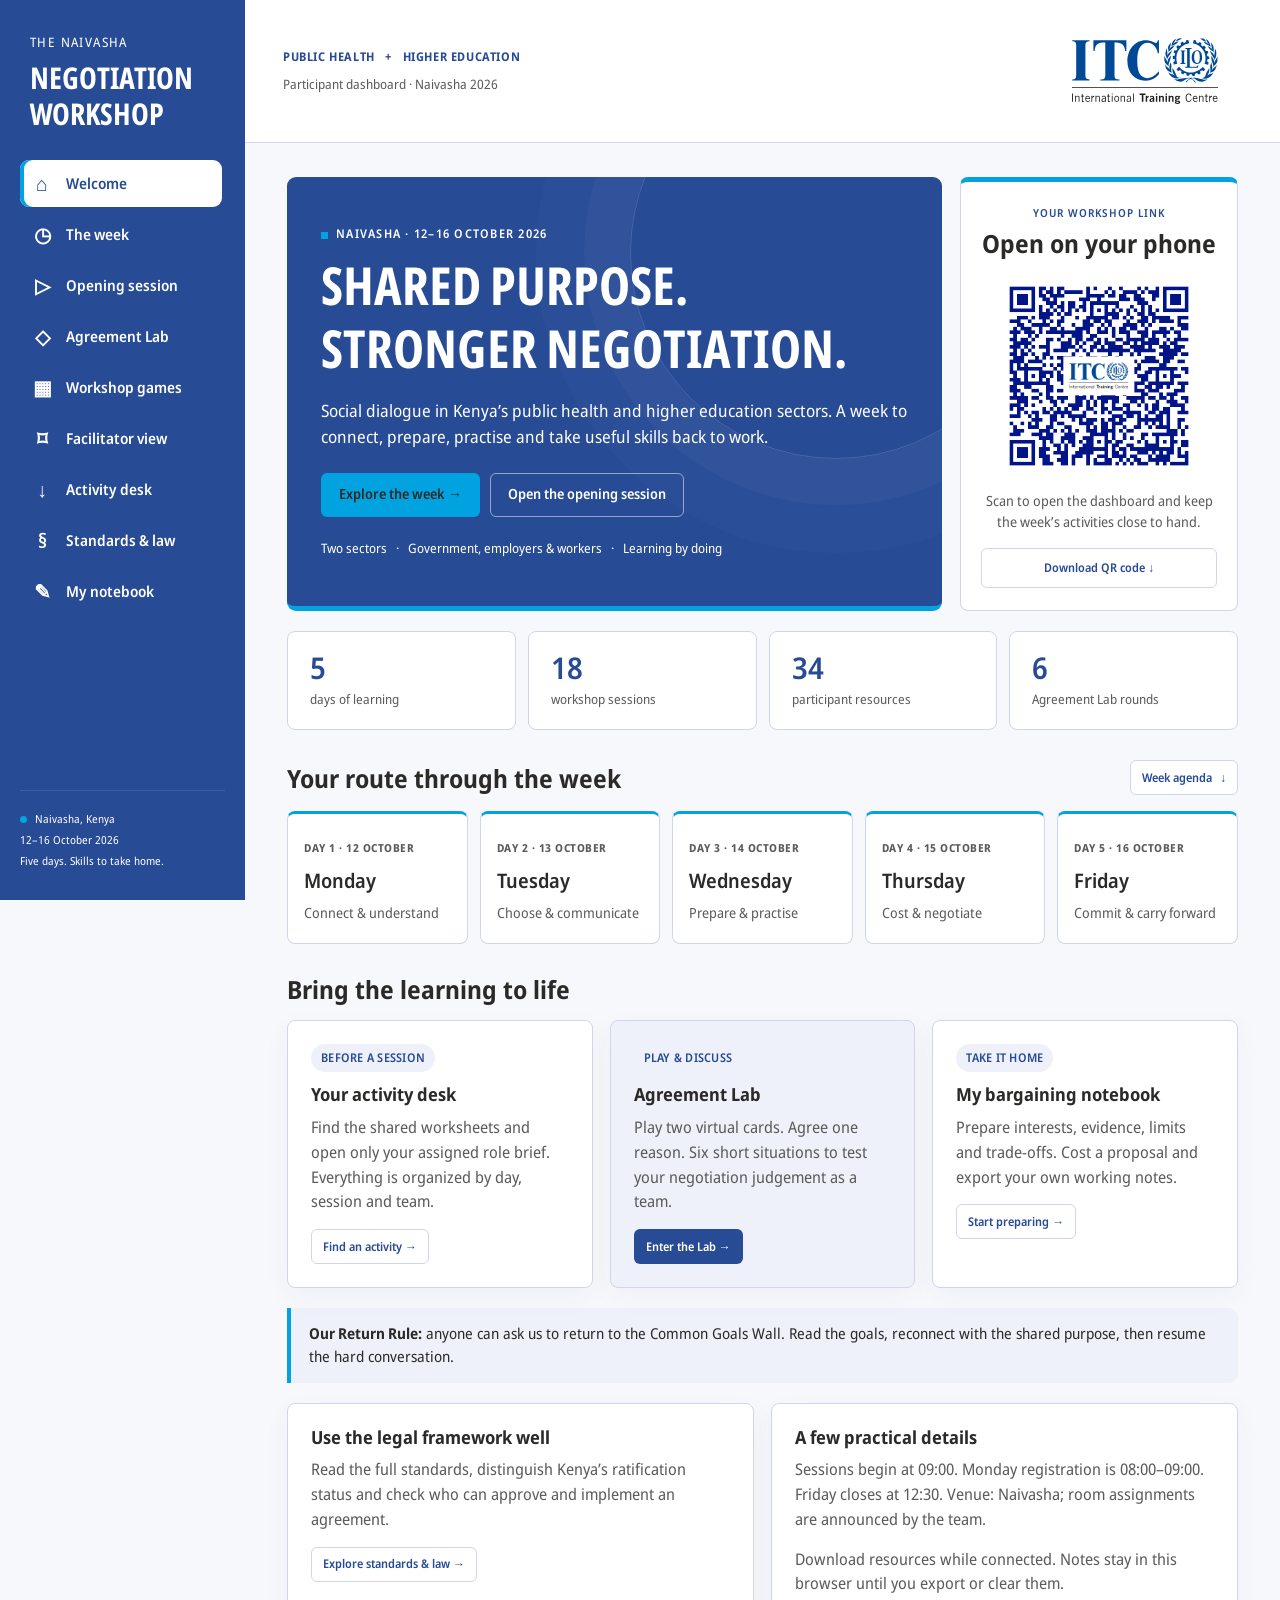
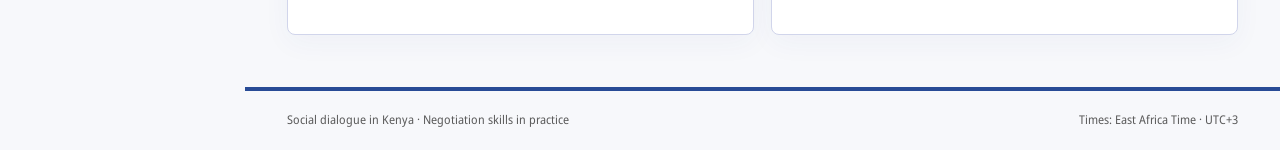
<file: index.html>
<!doctype html>
<html lang="en">
<head>
 <meta charset="utf-8"><meta name="viewport" content="width=device-width, initial-scale=1">
 <meta name="theme-color" content="#284B96">
 <meta name="description" content="Participant dashboard for the Kenya social dialogue and negotiation skills workshop, Naivasha, 12–16 October 2026.">
 <title>Naivasha 2026 · Social Dialogue & Negotiation</title>
 <link rel="icon" href="assets/favicon.svg?v=5" type="image/svg+xml"><link rel="preload" href="assets/fonts/noto-sans-latin-variable.woff2" as="font" type="font/woff2" crossorigin><link rel="stylesheet" href="styles.css?v=3"><link rel="stylesheet" href="game.css?v=4"><link rel="stylesheet" href="brand.css?v=5">
 <script src="data.js?v=13" defer></script><script src="race.js?v=3" defer></script><script src="landing.js?v=6" defer></script><script src="triad.js?v=9" defer></script><script src="app.js?v=13" defer></script>
 <link rel="stylesheet" href="opening.css?v=13"><link rel="stylesheet" href="agenda.css?v=8">
 <link rel="stylesheet" href="triad.css?v=9">
</head>
<body>
 <a class="skip" href="#main">Skip to content</a>
 <aside class="sidebar">
  <a class="workshop-wordmark" href="#home" aria-label="Workshop home"><span>The Naivasha</span><strong>Negotiation<br> workshop</strong></a>
  <nav aria-label="Main navigation">
   <a href="#home" data-route="home"><span aria-hidden="true">⌂</span> Welcome</a>
   <a href="#programme" data-route="programme"><span aria-hidden="true">◷</span> The week</a>
   <a href="#opening" data-route="opening"><span aria-hidden="true">▷</span> Opening session</a>
   <a href="#lab" data-route="lab"><span aria-hidden="true">◇</span> Agreement Lab</a>
   <a href="#games" data-route="games"><span aria-hidden="true">▦</span> Workshop games</a>
   <a href="#facilitator" data-route="facilitator"><span aria-hidden="true">⌑</span> Facilitator view</a>
   <a href="#activities" data-route="activities"><span aria-hidden="true">↓</span> Activity desk</a>
   <a href="#standards" data-route="standards"><span aria-hidden="true">§</span> Standards & law</a>
   <a href="#notebook" data-route="notebook"><span aria-hidden="true">✎</span> My notebook</a>
  </nav>
  <div class="side-bottom"><span class="live-dot"></span> Naivasha, Kenya<br>12–16 October 2026<br><span>Five days. Skills to take home.</span></div>
 </aside>
 <div class="workspace">
  <header class="topbar"><div class="topbar-copy"><span>PUBLIC HEALTH <b>+</b> HIGHER EDUCATION</span><small>Participant dashboard · Naivasha 2026</small></div><a class="itcilo-lockup" href="#home" aria-label="Workshop home"><img src="assets/itcilo-logo.svg" alt="ITCILO — International Training Centre of the ILO"></a></header>
  <main id="main" tabindex="-1"></main>
  <footer class="site-footer"><span>Social dialogue in Kenya · Negotiation skills in practice</span><span>Times: East Africa Time · UTC+3</span></footer>
 </div>
 <div id="toast" role="status" aria-live="polite"></div>
 <dialog id="viewer" aria-labelledby="viewer-title"><div class="dialog-top"><h2 id="viewer-title"></h2><button data-close="viewer" aria-label="Close document">×</button></div><div id="viewer-content"></div></dialog>
 <dialog id="presenter" aria-label="Opening session presentation"></dialog>
 <noscript><p class="noscript">Enable JavaScript to use the dashboard. The PDF activities are available in the downloads folder.</p></noscript>
</body>
</html>
</file>
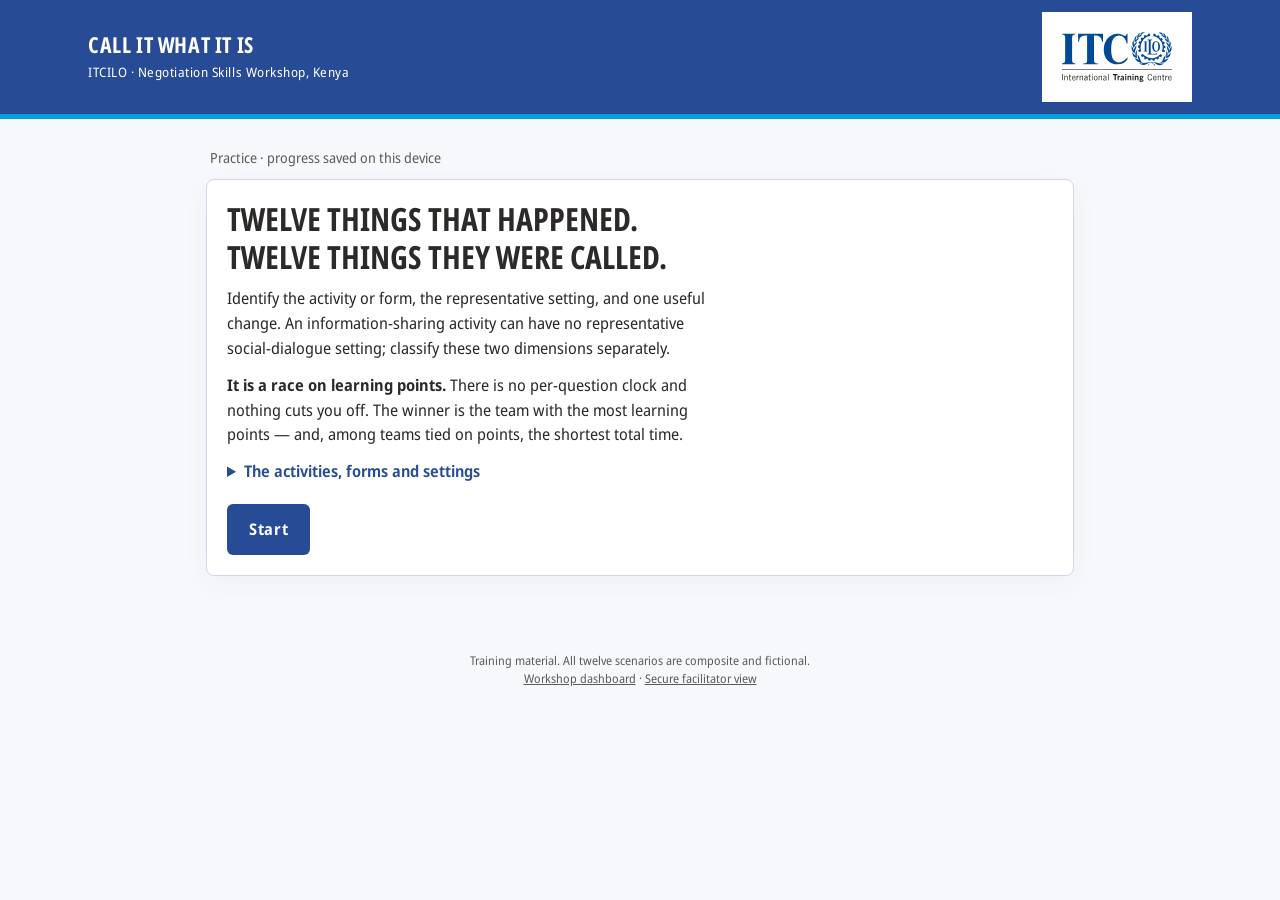
<file: games/dialogue/index.html>
<!doctype html>
<html lang="en" class="workshop-game">
<head>
<meta charset="utf-8">
<meta name="viewport" content="width=device-width, initial-scale=1, viewport-fit=cover">
<title>Call It What It Is</title>
<style>
/* Layout concept: one scenario at a time, the four forms always in view,
   and a single flip that turns what they called it into what it was. */
:root{
  --navy:#003366; --blue:#0066CC;
  --right:#0F9B8E; --right-2:#4FBCAE; --right-1:#B7E4DD;
  --is-bg:#0A7568; --is-fg:#FFFFFF;
  --wrong:#B3261E; --called:#7A8896;
  --bg:#F2F5F7; --card:#FFFFFF; --line:#DCE3E9;
  --ink:#16202B; --ink-2:#4A5A6A; --ink-3:#7A8896;
  --shadow:0 1px 2px rgba(16,32,48,.06), 0 6px 20px rgba(16,32,48,.07);
  --sans:"Segoe UI", system-ui, -apple-system, Roboto, Helvetica, Arial, sans-serif;
  --mono: ui-monospace, "SF Mono", SFMono-Regular, Menlo, Consolas, monospace;
  color-scheme: light;
}
@media (prefers-color-scheme: dark){
  :root:not([data-theme="light"]){
    --navy:#0A1A2B; --blue:#3E90E0;
    --right:#3FC4B4; --right-2:#2A8D81; --right-1:#1D5A54;
    --is-bg:#3FC4B4; --is-fg:#0E151C;
    --wrong:#E5716A; --called:#7E8D9B;
    --bg:#0E151C; --card:#17212B; --line:#2A3846;
    --ink:#EAF0F5; --ink-2:#A9B8C6; --ink-3:#7E8D9B;
    --shadow:0 1px 2px rgba(0,0,0,.4), 0 6px 20px rgba(0,0,0,.35);
    color-scheme: dark;
  }
}
:root[data-theme="dark"]{
  --navy:#0A1A2B; --blue:#3E90E0;
  --right:#3FC4B4; --right-2:#2A8D81; --right-1:#1D5A54;
  --is-bg:#3FC4B4; --is-fg:#0E151C;
  --wrong:#E5716A; --called:#7E8D9B;
  --bg:#0E151C; --card:#17212B; --line:#2A3846;
  --ink:#EAF0F5; --ink-2:#A9B8C6; --ink-3:#7E8D9B;
  --shadow:0 1px 2px rgba(0,0,0,.4), 0 6px 20px rgba(0,0,0,.35);
  color-scheme: dark;
}
*{box-sizing:border-box}
html,body{margin:0;padding:0}
body{background:var(--bg); color:var(--ink); font-family:var(--sans); font-size:16px; line-height:1.55; -webkit-text-size-adjust:100%}
.wrap{max-width:900px; margin:0 auto; padding-inline:16px; padding-block:0 40px}
header.top{background:linear-gradient(100deg, var(--navy), var(--blue)); color:#fff; padding-block:12px; margin-bottom:18px}
header.top .wrap{padding-block:0; display:flex; align-items:center; gap:12px; flex-wrap:wrap}
.brand{font-weight:700; letter-spacing:.14em; text-transform:uppercase; font-size:13px; line-height:1.3}
.brand small{display:block; font-weight:400; letter-spacing:.04em; text-transform:none; font-size:11.5px; opacity:.85}
.hud{margin-left:auto; display:flex; align-items:center; gap:14px; flex-wrap:wrap}
.hud .stat{font-family:var(--mono); font-size:12.5px; opacity:.95; white-space:nowrap}
.hud .stat b{font-size:16px}
button.restart{font:inherit; font-size:12.5px; background:rgba(255,255,255,.14); border:1px solid rgba(255,255,255,.35); color:#fff; border-radius:7px; padding:6px 11px; cursor:pointer}
button.restart:hover{background:rgba(255,255,255,.24)}

.cols{display:grid; grid-template-columns:1fr 262px; gap:14px; align-items:start}
@media (max-width:780px){ .cols{grid-template-columns:1fr} }
.card{background:var(--card); border:1px solid var(--line); border-radius:10px; box-shadow:var(--shadow); padding:20px; margin-bottom:14px}
h1{font-size:26px; line-height:1.2; margin:0 0 10px; text-wrap:balance; letter-spacing:-.01em}
h2{font-size:19px; margin:0 0 8px; text-wrap:balance}
p{margin:0 0 12px; color:var(--ink-2); max-width:62ch}
p.lead{color:var(--ink); font-size:17px}
.eyebrow{font-size:11px; letter-spacing:.16em; text-transform:uppercase; color:var(--ink-3); font-weight:700; margin-bottom:6px}
.scenario{font-size:18.5px; line-height:1.5; color:var(--ink); border-left:3px solid var(--blue); padding-left:15px; margin:12px 0 18px; max-width:60ch}
.note{font-size:13.5px; color:var(--ink-3)}
hr{border:0; border-top:1px solid var(--line); margin:18px 0}

.chip{display:inline-flex; align-items:center; gap:9px; border-radius:999px; padding:8px 15px; font-size:14px; font-weight:650}
.chip.called{background:color-mix(in srgb, var(--called) 15%, transparent); color:var(--ink-2)}
.chip.is{background:var(--is-bg); color:var(--is-fg)}
.chip.is .k{opacity:.75}
.chip .k{font-size:10.5px; letter-spacing:.14em; text-transform:uppercase; font-weight:700; opacity:.8}
@media (prefers-reduced-motion:no-preference){ .chip.is{animation:flip .45s ease-out} }
@keyframes flip{ from{transform:rotateX(90deg); opacity:0} to{transform:none; opacity:1} }

.opts{display:flex; flex-direction:column; gap:8px; margin-top:8px}
.opts.row{flex-direction:row; flex-wrap:wrap}
.opts.row button{flex:1 1 130px}
button.opt{text-align:left; width:100%; font:inherit; color:var(--ink); background:var(--card);
  border:1.5px solid var(--line); border-radius:8px; padding:11px 14px; cursor:pointer; transition:border-color .12s, background .12s}
button.opt:hover{border-color:var(--blue)}
button.opt[aria-pressed="true"]{border-color:var(--blue); background:color-mix(in srgb, var(--blue) 9%, var(--card))}
input.q3{width:100%; font:inherit; font-size:15.5px; padding:12px; border:1.5px solid var(--line); border-radius:8px; background:var(--card); color:var(--ink); margin-top:8px}
input.q3:focus{outline:2px solid var(--blue); outline-offset:1px}

.actions{display:flex; gap:10px; align-items:center; flex-wrap:wrap; margin-top:20px}
button.go{font:inherit; font-weight:700; letter-spacing:.04em; border:0; border-radius:8px; background:var(--blue); color:#fff; padding:13px 22px; cursor:pointer}
button.go:disabled{background:var(--line); color:var(--ink-3); cursor:not-allowed}
button.ghost{font:inherit; background:transparent; border:1.5px solid var(--line); color:var(--ink-2); border-radius:8px; padding:9px 14px; cursor:pointer}
button.ghost.warn{border-color:var(--wrong); color:var(--wrong)}

/* forms panel */
.forms{position:sticky; top:16px}
.forms .row{display:grid; grid-template-columns:1fr auto; gap:8px; align-items:center; padding:9px 0; border-bottom:1px solid var(--line)}
.forms .row:last-of-type{border-bottom:0}
.forms .rn{font-size:13.5px; line-height:1.3; color:var(--ink-2)}
.depth{display:flex; justify-content:space-between; font-size:10px; letter-spacing:.12em; text-transform:uppercase; color:var(--ink-3); font-weight:700; margin:2px 0 6px}
.boxes{display:flex; gap:3px}
.boxes i{width:13px; height:13px; border-radius:3px; background:var(--line); display:block}
.boxes i.ok{background:var(--right)}
.boxes i.no{background:var(--wrong)}
.pill{display:inline-block; font-size:11px; font-weight:700; letter-spacing:.14em; text-transform:uppercase; padding:4px 10px; border-radius:999px; background:color-mix(in srgb, var(--blue) 12%, transparent); color:var(--blue)}
.pill.arg{background:color-mix(in srgb, #C1502E 16%, transparent); color:#C1502E}
@media (prefers-color-scheme: dark){ :root:not([data-theme="light"]) .pill.arg{color:#E8845F} }
:root[data-theme="dark"] .pill.arg{color:#E8845F}
.deltas{font-family:var(--mono); font-size:14px; line-height:1.9; margin:12px 0}
.deltas .plus{color:var(--right); font-weight:700}
.deltas .zero{color:var(--wrong); font-weight:700}
.code{font-family:var(--mono); font-size:40px; font-weight:700; letter-spacing:.16em; color:var(--navy); background:var(--bg); border:1px dashed var(--line); border-radius:8px; padding:14px 8px; text-align:center; margin:8px 0}
@media (prefers-color-scheme: dark){ :root:not([data-theme="light"]) .code{color:var(--blue)} }
:root[data-theme="dark"] .code{color:var(--blue)}
.bignum{font-family:var(--mono); font-size:44px; font-weight:700; color:var(--right); margin:4px 0 0; line-height:1.1}
.raceline{display:flex; gap:26px; flex-wrap:wrap; font-family:var(--mono); font-size:14px; color:var(--ink-2); margin:10px 0 0}
.raceline b{color:var(--ink); font-size:20px}
table.miss{width:100%; border-collapse:collapse; font-size:14.5px; margin-top:8px}
table.miss td{padding:9px 8px 9px 0; border-bottom:1px solid var(--line); vertical-align:top}
table.miss td:first-child{color:var(--ink-3); font-family:var(--mono); width:44px}
table.miss tr:last-child td{border-bottom:0}
details.how{margin-top:10px}
details.how summary{cursor:pointer; font-weight:650; color:var(--blue)}
details.how dl{margin:12px 0 0}
details.how dt{font-weight:650; margin-top:10px}
details.how dd{margin:2px 0 0; color:var(--ink-2); font-size:14.5px}
.banner{background:color-mix(in srgb, var(--wrong) 12%, var(--card)); border:1.5px solid var(--wrong); color:var(--ink); border-radius:10px; padding:14px 18px; margin-bottom:14px; font-weight:650}
.foot{font-size:12px; color:var(--ink-3); text-align:center; padding:22px 16px 8px; max-width:62ch; margin:0 auto}
.foot a{color:var(--ink-3)}
:focus-visible{outline:2px solid var(--blue); outline-offset:2px}
.live-status{padding:10px 4px;font-size:14px;color:var(--ink-2)}.game-home{font-size:14px;color:inherit}.top .brand{line-height:1.3}.game-logo{display:block;padding:7px;background:white;border-radius:6px}.game-logo img{width:85px;display:block;height:auto}@media(max-width:500px){.game-logo img{width:65px}.brand{font-size:12px}.hud{margin-left:0;width:100%;gap:10px}}
</style>
<link rel="icon" href="../../assets/favicon.svg?v=5" type="image/svg+xml">
<link rel="stylesheet" href="../../brand.css?v=5">
</head>
<body>
<header class="top">
  <div class="wrap">
    <div class="brand">Call It What It Is<small>ITCILO · Negotiation Skills Workshop, Kenya</small></div>
    <div class="hud" id="hud"></div>
    <a class="itcilo-lockup" href="../../#games" aria-label="Workshop games home"><img src="../../assets/itcilo-logo.svg" alt="ITCILO — International Training Centre of the ILO"></a>
  </div>
</header>
<div class="wrap"><div id="liveStatus" class="note live-status" role="status"></div><div id="app"></div></div>
<p class="foot">Training material. All twelve scenarios are composite and fictional.<br><a href="../../#games">Workshop dashboard</a> · <a href="https://platform-grievance-india.darrin-dookie.chatgpt.site/games/facilitator" target="_blank" rel="noopener">Secure facilitator view</a></p>

<script src="../../race.js?v=3"></script>
<script src="live.js?v=3"></script>
<script>
"use strict";
/* ======================================================================
   CALL IT WHAT IT IS — ITC-ILO Kenya workshop, Day 1 Session 3
   A race on accuracy: name the form and the setting for twelve scenarios,
   correctly, in the shortest total time.
   ==================================================================== */

var FORMS = ["Information-sharing","Consultation","Negotiation","Partnership","Not social dialogue"];
var SETTINGS = ["Bipartite","Tripartite","Neither"];

/* Families of change that actually move a process to a deeper form. */
var FAMILIES = [
 {k:"BEFORE",   label:"acting before the decision is taken", words:["before the decision","before a decision","before they decide","in advance","ahead of","prior","early","draft stage","notice","consult first","beforehand","at the drafting"]},
 {k:"RESPONSE", label:"requiring a reasoned response", words:["written response","reasons","feedback","respond","report back","explain","say which","publish the comment","answer","justify","minutes","account for"]},
 {k:"BODY",     label:"establishing a standing joint body", words:["joint committee","standing","terms of reference","equal number","independent chair","agreed agenda","joint body","working group","constitute","joint structure"]},
 {k:"MANDATE",  label:"giving it binding force", words:["mandate","authority","binding","agreement","sign","signed","registered","commit","commitment","undertaking","enforceable","collective agreement"]},
 {k:"PARTIES",  label:"bringing the representative organizations in as parties", words:["union","representative","recognised","recognized","workers' organization","workers organisation","workers’ organization","elected","employers' organization","federation","shop steward","branch","social partners"]}
];

var CARDS = [
 { sector:"Public health", called:"consultation", form:0, setting:2,
   text:"The county health management team circulates the new shift roster by email on Friday afternoon, effective Monday, and invites staff to raise any concerns with their supervisor.",
   why:"Views were invited after the decision was taken in the scenario after the roster had already been decided, without any commitment to reconsider it. And a supervisor is line management, not a workers’ representative — the scenario shows administrative information-sharing, without a representative social-dialogue setting." },

 { sector:"Higher education", called:"an information session", form:1, setting:0,
   text:"The university council sends the draft workload policy to the academic staff union, receives written comments over three weeks, and publishes a revised draft showing which comments were accepted and which were not, with reasons, before the council adopts it.",
   why:"Views were genuinely exchanged and genuinely considered before the decision, and reasons were given. That is consultation in this scenario: views were considered before adoption and a reasoned response was given." },

 { sector:"Public health", called:"a facilitated meeting", form:2, setting:1, arguable:true, altSetting:0,
   text:"Talks on the new allowance structure have been deadlocked for three months. At the joint request of the county and the health workers’ union, the Ministry of Labour assigns a conciliator, who convenes four further sessions. The parties reach and sign an agreement, and the conciliator signs the record as a witness.",
   why:"The parties exchanged proposals and reached a binding agreement, so the form is negotiation. The setting is where a room usually splits: the Ministry provided the conciliator and the venue but settled nothing itself and undertook nothing. Both readings are defensible — the useful question is what the Ministry would have had to do to make this genuinely tripartite." },

 { sector:"Higher education", called:"a committee", form:3, setting:0,
   text:"A joint committee of the university and the union meets monthly under agreed terms of reference, sets its own agenda, decides the allocation of the staff development fund by consensus, and reports jointly to the council.",
   why:"Ongoing, structured, jointly agenda-setting, and actually deciding something together. That is the deepest form there is — and they called it “a committee”." },

 { sector:"National", called:"tripartite consultation", form:0, setting:1,
   text:"The Ministry circulates a draft policy to the central trade union organization and the central employers’ organization with a ten-day window for comment. Comments are submitted. The policy is published unchanged, and no response is given to either organization. The meeting record confirms that the comments were not considered.",
   why:"The setting was right — the right parties at the right table. The form was not. If no view can be shown to have been considered and no reasons are ever given, this is notification with a comment box attached. A correct setting does not make it consultation." },

 { sector:"Cross-sector", called:"a tripartite board", form:1, setting:1,
   text:"A Sector Skills Advisory Committee is chaired by the government department. The employers’ federation and the sector unions each nominate members. It meets quarterly, and its recommendations go to the Cabinet Secretary, who considers them and is not bound by them.",
   why:"The label is right about the setting and misleading about the depth. Recommendations the decision-maker is free to set aside are consultation, not joint decision-making — which is perfectly legitimate, as long as nobody in the room believes they are negotiating." },

 { sector:"Public health", called:"consultation with staff", form:4, setting:2,
   text:"Two ward managers agree between themselves, over tea, to swap two staff members for a month to cover a shortage. Both staff members are told afterwards and neither objects.",
   why:"Two managers agreeing something is management. No workers’ or employers’ organization is involved, and the staff concerned were informed after the fact. It may well have been sensible and humane. It was not social dialogue, and calling it that devalues the term." },

 { sector:"Public health", called:"a courtesy", form:0, setting:0,
   text:"Six weeks before the wage talks open, the county provides the union with the full payroll breakdown, the wage-bill ratio and the approved establishment, on request, under a confidentiality undertaking.",
   why:"This is information-sharing, the lightest form — and it is excellent practice. A union that has the payroll data six weeks out can prepare properly. Depth is not the same as quality: good information-sharing beats bad negotiation every time." },

 { sector:"Higher education", called:"consultation", form:2, setting:0,
   text:"Management and the union meet across eight sessions over two months, exchange written proposals and counter-proposals, and sign a collective agreement on promotion criteria, which is then registered. The minutes of every session are headed “consultative meeting”.",
   why:"Proposals, counter-proposals, a signed and registered collective agreement. The label on the minutes is simply wrong — and labels on minutes matter later, when one side wants to argue about what those meetings were." },

 { sector:"National", called:"an advisory board", form:3, setting:1, arguable:true, altForm:2,
   text:"At the national labour advisory body, government, the central employers’ organization and the central trade union organization work through a draft bill clause by clause and reach an agreed text. The Minister has undertaken in advance to table whatever the three parties agree.",
   why:"The prior undertaking supports a partnership reading; an equally defensible reading is negotiation of an agreed text. Parliament still decides whether to enact the bill. A good argument says negotiation instead, and the distinction is whether this is a one-off bargain or a standing relationship of joint decision. Both readings score." },

 { sector:"Public health", called:"consultation", form:0, setting:2,
   text:"The hospital board announces the new grading structure at a staff durbar, takes questions from the floor for twenty minutes, and thanks everyone for their valuable input.",
   why:"Questions from the floor after an announcement are not an exchange of views before a decision, and a durbar is not a representative structure. The scenario describes an information-sharing activity, without evidence of a representative social-dialogue setting. The staff meeting itself does not establish worker representation." },

 { sector:"Public health", called:"a working group", form:3, setting:0,
   text:"After a difficult round of talks on job grading, the county and the union establish a joint technical working group: equal numbers from each side, an independent chair agreed by both, a mandate to produce a costed proposal, and a commitment given in advance by both sides to take whatever it produces to their principals. It continues to meet quarterly and makes joint decisions on implementation within an agreed mandate.",
   why:"Equal numbers, an agreed chair, a joint mandate and a prior commitment to carry the output. Note the contrast with the staff development committee earlier: partnership is a structure, not a mood." }
];

var PTS_FORM = 10, PTS_SETTING = 5, PTS_MOVE = 5;
var MAX_SCORE = CARDS.length * (PTS_FORM + PTS_SETTING + PTS_MOVE);   /* 240 */

/* ---------------- state ---------------- */
var KEY = "naivasha-dialogue-v5";
var S = null;
var stopControl = null;
var hudTimer = null;

function defaultRoom(){
  try{
    var q = new URLSearchParams(location.search).get("room");
    if(q) return q.toUpperCase().replace(/[^A-Z0-9]/g,"");
    var h = (location.hash || "").replace("#","").toUpperCase().replace(/[^A-Z0-9]/g,"");
    if(h) return h;
  }catch(e){}
  return "";
}
function fresh(){
  return { screen:"landing", team:"", sector:"health", play:"team", room:defaultRoom(),
           i:0, score:0, form:null, setting:null, q3:"", answers:[],
           startedAt:0, finishedAt:0, generation:0, resetNotice:false };
}
function save(){ try{ localStorage.setItem(KEY, JSON.stringify(S)); }catch(e){} }
function load(){ try{ var r = localStorage.getItem(KEY); return r ? JSON.parse(r) : null; }catch(e){ return null; } }

function restart(keepIdentity){
  if(window.LIVE&&LIVE.isLive()){alert("Your facilitator can restart this team from the secure race board.");return;}
  var keep = keepIdentity ? { team:S.team, sector:S.sector, play:S.play, room:S.room, generation:S.generation } : {};
  try{ localStorage.removeItem(KEY); }catch(e){}
  try{ if(window.LIVE) LIVE.withdraw(); }catch(e){}
  S = fresh();
  if(keepIdentity){ S.team = keep.team; S.sector = keep.sector; S.play = keep.play; S.room = keep.room; S.generation = keep.generation; }
  save(); render();
}

/* ---------------- scoring ---------------- */
function formOK(c, pick){
  if(pick === c.form) return true;
  if(c.arguable && typeof c.altForm === "number" && pick === c.altForm) return true;
  return false;
}
function settingOK(c, pick){
  if(pick === c.setting) return true;
  if(c.arguable && typeof c.altSetting === "number" && pick === c.altSetting) return true;
  return false;
}
function familyHit(text){
  var low = String(text || "").toLowerCase();
  if(low.length < 4) return null;
  for(var i=0;i<FAMILIES.length;i++){
    for(var j=0;j<FAMILIES[i].words.length;j++){
      if(low.indexOf(FAMILIES[i].words[j]) !== -1) return FAMILIES[i];
    }
  }
  return null;
}
function elapsedMs(){
  if(window.LIVE&&LIVE.isLive())return LIVE.connection().elapsed();
  if(!S.startedAt) return 0;
  return (S.finishedAt || Date.now()) - S.startedAt;
}
function clock(ms){
  var s = Math.max(0, Math.floor(ms/1000));
  return Math.floor(s/60) + ":" + ("0" + (s%60)).slice(-2);
}
function correctCount(){
  return S.answers.filter(function(a){ return a && a.formOK; }).length;
}
/* Six characters: score, time in 5-second units, checksum, game flag. */
function encode(score, ms){
  var b36 = function(v){ return v.toString(36).toUpperCase(); };
  var n = Math.max(0, Math.min(1295, Math.round(score)));
  var t = Math.max(0, Math.min(1295, Math.round(ms/5000)));
  var chk = (n*7 + t*11 + 13) % 36;
  return b36(Math.floor(n/36)) + b36(n%36) + b36(Math.floor(t/36)) + b36(t%36) + b36(chk) + "D";
}

/* ---------------- live ---------------- */
function publish(){
  if(!window.LIVE || !S.team) return;
  LIVE.publish({
    state:S, game:"dialogue", name:S.team, sector:S.sector, play:S.play,
    step: S.screen === "final" ? CARDS.length : Math.min(S.i + 1, CARDS.length),
    steps: CARDS.length,
    done: S.screen === "final",
    correct: correctCount(),
    wrong: S.answers.filter(function(a){ return a && !a.formOK; }).length,
    answered: S.answers.filter(Boolean).length,
    score: S.score, max: MAX_SCORE,
    startedAt: S.startedAt, finishedAt: S.finishedAt || 0
  });
}
function startControlWatch(){
  if(!window.LIVE || stopControl) return;
  stopControl=LIVE.watchControl(function(gen,team){
    var old={team:S.team,sector:S.sector,play:S.play,room:S.room};
    S=Object.assign(fresh(),team.state||{},old,{generation:gen,startedAt:team.startedAt,finishedAt:team.finishedAt,resetNotice:true});
    if(!Object.keys(team.state||{}).length)S.screen="card";
    save();render();
  });
}
function liveStatus(){
  var c=LIVE.connection(),el=document.getElementById("liveStatus");
  if(el)el.textContent=c.active()?c.label()+" · SESSION "+c.connection.room:"Practice · progress saved on this device";
}
function applyTeam(team,force){
  var identity={team:team.name,sector:team.sector,play:S.play,room:team.room};
  var c=LIVE.connection();
  if(force||S.generation!==team.generation||!c.pending)S=Object.assign(fresh(),team.state||{},identity);
  else Object.assign(S,identity);
  S.generation=team.generation;S.startedAt=team.startedAt;S.finishedAt=team.finishedAt;
  if(!Object.keys(team.state||{}).length)S.screen="card";
  save();
}

function esc(s){ return String(s).replace(/[&<>"]/g, function(c){
  return ({"&":"&amp;","<":"&lt;",">":"&gt;",'"':"&quot;"})[c]; }); }
function we(){ return S.play === "solo" ? "you" : "your team"; }
function We(){ return S.play === "solo" ? "You" : "Your team"; }

function formsPanel(){
  var order = [3,2,1,0,4];
  var h = '<div class="card forms"><div class="eyebrow">Forms of social dialogue</div>' +
          '<div class="depth"><span>Deepest</span><span>Lightest</span></div>';
  order.forEach(function(f){
    var idx = [];
    CARDS.forEach(function(c,i){ if(c.form === f) idx.push(i); });
    var boxes = idx.map(function(i){
      var a = S.answers[i];
      return '<i class="' + (a ? (a.formOK ? "ok" : "no") : "") + '"></i>';
    }).join("");
    h += '<div class="row"><span class="rn">' + FORMS[f] + '</span><span class="boxes">' + boxes + '</span></div>';
  });
  return h + '<p class="note" style="margin:10px 0 0">One box per card. Teal where ' + we() + ' named the form correctly.</p></div>';
}

function hud(){
  var el = document.getElementById("hud");
  if(!el) return;
  if(!S.team || S.screen === "landing" || S.screen === "setup"){ el.innerHTML = ""; return; }
  el.innerHTML =
    '<span class="stat">' + esc(S.team) + '</span>' +
    '<span class="stat">Correct <b>' + correctCount() + '</b>/' + CARDS.length + '</span>' +
    '<span class="stat">Time <b id="hudClock">' + clock(elapsedMs()) + '</b></span>' +
    '<button class="restart" id="restartBtn">Restart</button>' + (LIVE.isLive()?'<button class="restart" id="leaveRaceBtn">Leave race</button>':'') + '';
  var leave=document.getElementById("leaveRaceBtn");if(leave)leave.onclick=function(){if(!confirm("Leave the live table? Your result stays on the facilitator board. You can rejoin with the same code."))return;var identity={team:S.team,sector:S.sector,play:S.play};LIVE.connection().stop();S=Object.assign(fresh(),identity,{room:"",screen:"setup"});save();render();};
  var b = document.getElementById("restartBtn");
  var armed = false;
  b.onclick = function(){
    if(!armed){ armed = true; b.textContent = "Tap again to restart"; setTimeout(function(){ armed = false; b.textContent = "Restart"; }, 4000); return; }
    restart(true);
  };
}
function startHudClock(){
  clearInterval(hudTimer);
  hudTimer = setInterval(function(){
    var c = document.getElementById("hudClock");
    if(c) c.textContent = clock(elapsedMs());
  }, 1000);
}

/* ---------------- screens ---------------- */
function render(){
  document.getElementById("app").innerHTML = ({
    landing: viewLanding, setup: viewSetup, card: viewCard, reveal: viewReveal, final: viewFinal
  })[S.screen]();
  hud(); wire(); publish(); liveStatus(); startHudClock();
  window.scrollTo(0,0);
}

function viewLanding(){
  return (S.resetNotice ? '<div class="banner">The facilitator has restarted the game. Press Start when you are ready.</div>' : '') +
    '<div class="card">' +
    '<h1>Twelve things that happened. Twelve things they were called.</h1>' +
    '<p class="lead">Identify the activity or form, the representative setting, and one useful change. An information-sharing activity can have no representative social-dialogue setting; classify these two dimensions separately.</p>' +
    '<p class="lead"><b>It is a race on learning points.</b> There is no per-question clock and nothing cuts you off. The winner is the team with the most learning points — and, among teams tied on points, the shortest total time.</p>' +
    '<details class="how"><summary>The activities, forms and settings</summary>' +
      '<dl>' +
      '<dt>Information-sharing</dt><dd>One party provides information. No obligation on anyone to respond.</dd>' +
      '<dt>Consultation</dt><dd>Views are genuinely exchanged and genuinely considered before the decision is taken.</dd>' +
      '<dt>Negotiation</dt><dd>The parties seek a mutually acceptable, normally binding agreement.</dd>' +
      '<dt>Partnership</dt><dd>An ongoing, structured relationship of joint decision-making.</dd>' +
      '<dt>Not social dialogue</dt><dd>A purely managerial decision without an exchange with workers or their representatives.</dd>' +
      '</dl>' +
      '<p style="margin-top:14px">This game uses four teaching categories. The ILO definition covers information exchange, consultation and negotiation; partnership is used here for structured joint decision-making. A deeper form is not automatically better. <a href="https://www.ilo.org/topics-and-sectors/social-dialogue-and-tripartism" target="_blank" rel="noopener">Read the ILO definition.</a> <b>Bipartite</b> — employers or their organizations and workers’ organizations. <b>Tripartite</b> — those two plus government as a party. <b>Neither</b> — no representative organization is involved.</p>' +
      '<p><b>Scoring.</b> ' + PTS_FORM + ' for the form, ' + PTS_SETTING + ' for the setting, ' + PTS_MOVE + ' for a suggested change matching the game’s keyword families (a discussion prompt, not a quality assessment). ' + MAX_SCORE + ' in all. Two cards are deliberately arguable and score for either defensible answer.</p>' +
    '</details>' +
    '<div class="actions"><button class="go" id="toSetup">Start</button></div>' +
  '</div>';
}

function viewSetup(){
  return '<div class="card">' +
    '<div class="eyebrow">Before you begin</div>' +
    '<h2>Who is playing?</h2>' +
    '<p>No names, no emails. Just a label the facilitator can read off the screen.</p>' +
    '<div class="opts row" style="margin-bottom:18px">' +
      '<button class="opt" type="button" data-pick="play" data-v="team" aria-pressed="' + (S.play==="team") + '"><b>As a team</b><br><span class="note">Around a table, one device</span></button>' +
      '<button class="opt" type="button" data-pick="play" data-v="solo" aria-pressed="' + (S.play==="solo") + '"><b>On my own</b><br><span class="note">One person, one device</span></button>' +
    '</div>' +
    '<label for="teamName" class="eyebrow">' + (S.play==="solo" ? "Your name or nickname" : "Team name") + '</label>' +
    '<input id="teamName" class="q3" maxlength="24" placeholder="' + (S.play==="solo" ? "e.g. Amina" : "e.g. Table 3") + '" value="' + esc(S.team) + '" style="font-size:17px;margin-bottom:18px">' +
    '<div class="eyebrow">Your sector</div>' +
    '<div class="opts row" style="margin-top:8px;margin-bottom:18px">' +
      '<button class="opt" type="button" data-pick="sector" data-v="health" aria-pressed="' + (S.sector==="health") + '">Public health</button>' +
      '<button class="opt" type="button" data-pick="sector" data-v="he" aria-pressed="' + (S.sector==="he") + '">Higher education</button>' +
    '</div>' +
    '<label for="roomCode" class="eyebrow">Session code</label>' +
    '<input id="roomCode" class="q3" maxlength="8" placeholder="Optional for practice" value="' + esc(S.room) + '" style="font-family:var(--mono);letter-spacing:.12em;text-transform:uppercase;max-width:240px">' +
    '<p class="note" style="margin-top:6px">Enter the eight-character code from your facilitator for a live race. Leave blank to practise on this device.</p>' +
    '<div class="actions"><button class="go" id="begin">Deal the first card</button></div>' +
  '</div>';
}

function viewCard(){
  var c = CARDS[S.i];
  var formBtns = FORMS.map(function(f,i){
    return '<button class="opt" type="button" data-pick="form" data-v="' + i + '" aria-pressed="' + (S.form===i) + '">' + f + '</button>';
  }).join("");
  var setBtns = SETTINGS.map(function(f,i){
    return '<button class="opt" type="button" data-pick="setting" data-v="' + i + '" aria-pressed="' + (S.setting===i) + '">' + f + '</button>';
  }).join("");
  return '<div class="cols"><div>' +
    (S.resetNotice ? '<div class="banner">The facilitator has restarted the game. Everyone begins again from card one.</div>' : '') +
    '<div class="card">' +
      '<span class="pill">Card ' + (S.i+1) + ' of ' + CARDS.length + '</span> ' +
      '<span class="note" style="margin-left:6px">' + c.sector + '</span>' +
      '<div class="scenario">' + c.text + '</div>' +
      '<span class="chip called"><span class="k">They called it</span> ' + c.called + '</span>' +
      '<hr>' +
      '<div class="eyebrow">1 · What activity / form was it, really?</div><div class="opts">' + formBtns + '</div>' +
      '<div class="eyebrow" style="margin-top:18px">2 · What setting?</div><div class="opts row">' + setBtns + '</div>' +
      '<div class="eyebrow" style="margin-top:18px">3 · What one change would move this to a deeper form of social dialogue?</div>' +
      '<input class="q3" id="q3" maxlength="140" placeholder="Optional — one line" value="' + esc(S.q3) + '">' +
      '<div class="actions"><button class="go" id="lock" ' + (S.form===null||S.setting===null ? "disabled" : "") + '>Lock it in</button></div>' +
    '</div>' +
  '</div>' + formsPanel() + '</div>';
}

function viewReveal(){
  var a = S.answers[S.i];
  var c = CARDS[S.i];
  var fam = a.family;
  return '<div class="cols"><div>' +
    '<div class="card">' +
      (c.arguable ? '<span class="pill arg">The room is split — and it should be</span>' : '<span class="pill">Card ' + (S.i+1) + '</span>') +
      '<div class="scenario" style="font-size:16px;color:var(--ink-2)">' + c.text + '</div>' +
      '<div style="display:flex; gap:10px; flex-wrap:wrap; align-items:center">' +
        '<span class="chip called"><span class="k">They called it</span> ' + c.called + '</span>' +
        '<span class="chip is"><span class="k">It was</span> ' + FORMS[c.form] + ' · ' + SETTINGS[c.setting] + '</span>' +
      '</div>' +
      '<p style="margin-top:16px">' + c.why + '</p>' +
      '<hr>' +
      '<div class="deltas">' +
        '<span class="' + (a.formOK ? "plus" : "zero") + '">' + (a.formOK ? "+" + PTS_FORM : "  0") + '</span> form — you said ' + FORMS[a.form] + '<br>' +
        '<span class="' + (a.setOK ? "plus" : "zero") + '">' + (a.setOK ? " +" + PTS_SETTING : "  0") + '</span> setting — you said ' + SETTINGS[a.setting] + '<br>' +
        '<span class="' + (fam ? "plus" : "zero") + '">' + (fam ? " +" + PTS_MOVE : "  0") + '</span> your change — ' +
          (fam ? "about " + fam.label + ", which earns the game’s automatic keyword bonus; discuss whether your proposed change is workable"
               : (a.q3 ? "no bonus keyword was detected; a facilitator can still consider your idea on its merits" : "not answered")) + '<br>' +
        '<b>' + a.points + ' this card · ' + S.score + ' of ' + MAX_SCORE + ' · ' + correctCount() + ' of ' + CARDS.length + ' forms right</b>' +
      '</div>' +
      (!fam && a.q3 ? '<p class="note">Look at three things: when it happens relative to the decision, who is party to it, and whether anybody is obliged to respond.</p>' : '') +
      '<div class="actions"><button class="go" id="next">' + (S.i === CARDS.length-1 ? "Finish" : "Next card") + '</button></div>' +
    '</div>' +
  '</div>' + formsPanel() + '</div>';
}

function viewFinal(){
  var wrong = [];
  S.answers.forEach(function(a,i){ if(a && (!a.formOK || !a.setOK)) wrong.push({i:i, a:a, c:CARDS[i]}); });
  var over = S.answers.filter(function(a,i){
    return a && !a.formOK && a.form > CARDS[i].form && CARDS[i].form !== 4;
  }).length;
  var ms = elapsedMs();
  return '<div class="cols"><div>' +
    '<div class="card">' +
      '<div class="eyebrow">' + esc(S.team) + ' · ' + (S.sector==="health" ? "Public health" : "Higher education") + (S.play==="solo" ? " · solo" : "") + '</div>' +
      '<p class="bignum">' + S.score + ' <span style="font-size:20px;color:var(--ink-3)">of ' + MAX_SCORE + '</span></p>' +
      '<div class="raceline"><span>Forms right <b>' + correctCount() + '</b> of ' + CARDS.length + '</span><span>Total time <b>' + clock(ms) + '</b></span></div>' +
      '<p class="note" style="margin-top:14px">' +
        (over > 0
          ? We() + " called the dialogue <b>deeper than it was</b> on " + over + " of the twelve. That is the usual direction of travel, and it is the one that costs people at the table."
          : We() + " did not once call the dialogue deeper than it was. That is unusual, and worth saying out loud in the room.") +
      '</p>' +
    '</div>' +
    '<div class="card">' +
      '<div class="eyebrow">Your result code for the debrief</div>' +
      '<div class="code">' + encode(S.score, ms) + '</div>' +
      '<p class="note">It records your score and time for a spoken debrief if the connection is unavailable. It does not submit a live result.</p>' +
    '</div>' +
    (wrong.length ? '<div class="card"><div class="eyebrow">Worth looking at again</div><table class="miss">' +
      wrong.map(function(w){
        return '<tr><td>' + (w.i+1) + '</td><td><b>' + FORMS[w.c.form] + ' · ' + SETTINGS[w.c.setting] + '</b><br>' +
               '<span class="note">You said ' + FORMS[w.a.form] + ' · ' + SETTINGS[w.a.setting] + '. It came with the label “' + esc(w.c.called) + '”.</span></td></tr>';
      }).join("") + '</table></div>' : '') +
    '<div class="card">' +
      '<div class="eyebrow">Three questions for the room</div>' +
      '<p class="note">1 · Which card did you argue about longest — and was it one of the two marked arguable, or one you thought was obvious?<br>' +
      '2 · Look at the panel beside you. Which form has the red boxes? Most rooms over-call the depth: they see consultation where there was only information-sharing.<br>' +
      '3 · Card 8 was information-sharing done well and card 5 was tripartite consultation done badly. What does that pair say about judging a process by its label?</p>' +
      '<div class="actions"><button class="ghost warn" id="playAgain">Play again</button></div>' +
    '</div>' +
  '</div>' + formsPanel() + '</div>';
}

/* ---------------- interaction ---------------- */
function wire(){
  var app = document.getElementById("app");
  app.querySelectorAll("[data-pick]").forEach(function(b){
    b.addEventListener("click", function(){
      var k = b.getAttribute("data-pick"), v = b.getAttribute("data-v");
      if(k === "sector" || k === "play"){ S[k] = v; }
      else { S[k] = Number(v); }
      var q = document.getElementById("q3"); if(q) S.q3 = q.value;
      var r = document.getElementById("roomCode"); if(r) S.room = r.value.toUpperCase().replace(/[^A-Z0-9]/g,"");
      var n = document.getElementById("teamName"); if(n) S.team = n.value;
      save(); render();
    });
  });
  var g = function(id){ return document.getElementById(id); };

  if(g("toSetup")) g("toSetup").onclick = function(){ S.screen = "setup"; save(); render(); };

  if(g("begin")) g("begin").onclick = async function(){
    var n = g("teamName").value.trim();
    if(!n){ g("teamName").focus(); g("teamName").style.borderColor = "var(--wrong)"; return; }
    S.team = n;
    S.room = g("roomCode").value.trim().toUpperCase();
    if(S.room){
      g("begin").disabled=true;
      LIVE.setRoom("dialogue",S.room);
      try{var team=await LIVE.join(S.team,S.sector);applyTeam(team,true);startControlWatch();save();render();return;}
      catch(e){g("begin").disabled=false;document.getElementById("liveStatus").textContent=e.message;document.getElementById("liveStatus").setAttribute("role","alert");return;}
    } else LIVE.connection().stop();
    
    S.screen = "card"; S.i = 0; S.form = null; S.setting = null; S.q3 = "";
    S.answers = []; S.score = 0; S.startedAt = Date.now(); S.finishedAt = 0; S.resetNotice = false;
    save(); render();
  };

  if(g("q3")) g("q3").addEventListener("input", function(){ S.q3 = g("q3").value; save(); });
  if(g("lock")) g("lock").onclick = lockIn;
  if(g("next")) g("next").onclick = function(){
    S.resetNotice = false;
    if(S.i === CARDS.length - 1){ S.finishedAt = Date.now(); S.screen = "final"; save(); render(); return; }
    S.i += 1; S.form = null; S.setting = null; S.q3 = ""; S.screen = "card";
    save(); render();
  };
  if(g("playAgain")){
    var pa = g("playAgain"), armed = false;
    pa.onclick = function(){
      if(!armed){ armed = true; pa.textContent = "Tap again — this clears your score"; setTimeout(function(){ armed=false; pa.textContent="Play again"; }, 4000); return; }
      restart(true);
    };
  }
}

function lockIn(){
  if(S.form === null || S.setting === null) return;
  var el = document.getElementById("q3");
  if(el) S.q3 = el.value;
  var c = CARDS[S.i];
  var fOK = formOK(c, S.form), sOK = settingOK(c, S.setting);
  var fam = familyHit(S.q3);
  var pts = (fOK?PTS_FORM:0) + (sOK?PTS_SETTING:0) + (fam?PTS_MOVE:0);
  S.score += pts;
  S.answers[S.i] = { form:S.form, setting:S.setting, q3:S.q3, formOK:fOK, setOK:sOK, family:fam, points:pts };
  S.resetNotice = false;
  S.screen = "reveal"; save(); render();
}

/* ---------------- boot ---------------- */
var saved = load();
S = (saved && saved.screen) ? saved : fresh();
if(!Array.isArray(S.answers)) S.answers = [];
if(!S.room) S.room = defaultRoom();
if(new URLSearchParams(location.search).get("room")&&new URLSearchParams(location.search).get("room")!==S.room){S=fresh();}
if(!S.play) S.play = "team";
if(window.LIVE){
  LIVE.setRoom("dialogue",S.room);
  LIVE.connection().onStatus=liveStatus;
  LIVE.connection().onAck=function(team){if(LIVE.isLive()){S.startedAt=team.startedAt;S.finishedAt=team.finishedAt;save();}};
  if(S.team&&S.room&&LIVE.connection().connection?.room===S.room){
    startControlWatch();
    LIVE.resume().then(function(team){if(team){applyTeam(team);render();}});
  }
}
render();
if('serviceWorker' in navigator) navigator.serviceWorker.register('../../sw.js').catch(function(){});
</script>
</body>
</html>
</file>
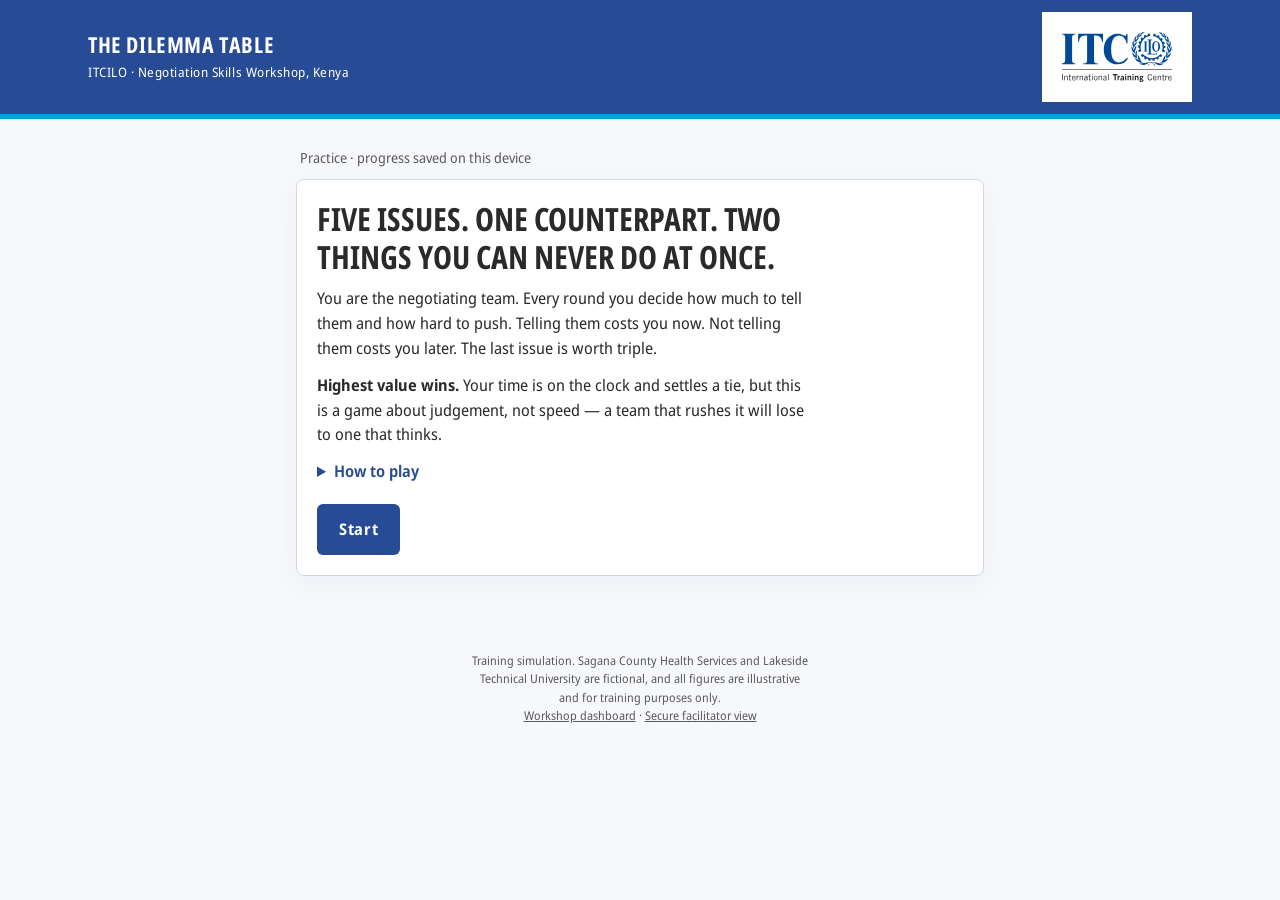
<file: games/dilemma/index.html>
<!doctype html>
<html lang="en" class="workshop-game">
<head>
<meta charset="utf-8">
<meta name="viewport" content="width=device-width, initial-scale=1, viewport-fit=cover">
<title>The Dilemma Table</title>
<style>
/* Layout concept: one working card at a time, meters pinned above the choices,
   everything reachable with a thumb. Data in monospace, argument in sans. */
:root{
  --navy:#003366; --blue:#0066CC;
  --value:#C1502E;            /* VALUE track */
  --trust:#0F9B8E;            /* TRUST track */
  --trust-2:#4FBCAE; --trust-1:#B7E4DD;
  --danger:#B3261E;
  --bg:#F2F5F7; --card:#FFFFFF; --line:#DCE3E9;
  --ink:#16202B; --ink-2:#4A5A6A; --ink-3:#7A8896;
  --shadow:0 1px 2px rgba(16,32,48,.06), 0 6px 20px rgba(16,32,48,.07);
  --sans: "Segoe UI", system-ui, -apple-system, Roboto, Helvetica, Arial, sans-serif;
  --mono: ui-monospace, "SF Mono", SFMono-Regular, Menlo, Consolas, "Liberation Mono", monospace;
  --r:10px;
  color-scheme: light;
}
@media (prefers-color-scheme: dark){
  :root:not([data-theme="light"]){
    --navy:#0A1A2B; --blue:#3E90E0;
    --value:#E8845F; --trust:#3FC4B4; --trust-2:#2A8D81; --trust-1:#1D5A54;
    --danger:#E5716A;
    --bg:#0E151C; --card:#17212B; --line:#2A3846;
    --ink:#EAF0F5; --ink-2:#A9B8C6; --ink-3:#7E8D9B;
    --shadow:0 1px 2px rgba(0,0,0,.4), 0 6px 20px rgba(0,0,0,.35);
    color-scheme: dark;
  }
}
:root[data-theme="dark"]{
  --navy:#0A1A2B; --blue:#3E90E0;
  --value:#E8845F; --trust:#3FC4B4; --trust-2:#2A8D81; --trust-1:#1D5A54;
  --danger:#E5716A;
  --bg:#0E151C; --card:#17212B; --line:#2A3846;
  --ink:#EAF0F5; --ink-2:#A9B8C6; --ink-3:#7E8D9B;
  --shadow:0 1px 2px rgba(0,0,0,.4), 0 6px 20px rgba(0,0,0,.35);
  color-scheme: dark;
}
*{box-sizing:border-box}
html,body{margin:0;padding:0}
body{
  background:var(--bg); color:var(--ink);
  font-family:var(--sans); font-size:16px; line-height:1.55;
  -webkit-text-size-adjust:100%;
}
.wrap{max-width:720px; margin:0 auto; padding-inline:16px; padding-block:0 40px}

/* ---------- header ---------- */
header.top{
  background:linear-gradient(100deg, var(--navy), var(--blue));
  color:#fff; padding-block:14px; margin-bottom:18px;
}
header.top .wrap{padding-block:0; display:flex; align-items:center; gap:12px; flex-wrap:wrap}
.brand{font-weight:700; letter-spacing:.14em; text-transform:uppercase; font-size:13px}
.brand small{display:block; font-weight:400; letter-spacing:.04em; text-transform:none; font-size:11.5px; opacity:.85}
.hud{margin-left:auto; display:flex; align-items:center; gap:14px; flex-wrap:wrap}
.hud .stat{font-family:var(--mono); font-size:12.5px; opacity:.95; white-space:nowrap}
.hud .stat b{font-size:16px}
button.restart{font:inherit; font-size:12.5px; background:rgba(255,255,255,.14); border:1px solid rgba(255,255,255,.35); color:#fff; border-radius:7px; padding:6px 11px; cursor:pointer}
button.restart:hover{background:rgba(255,255,255,.24)}
.banner{background:color-mix(in srgb, var(--danger) 12%, var(--card)); border:1.5px solid var(--danger); color:var(--ink); border-radius:10px; padding:14px 18px; margin-bottom:14px; font-weight:650}
.raceline{display:flex; gap:26px; flex-wrap:wrap; font-family:var(--mono); font-size:14px; color:var(--ink-2); margin:10px 0 0}
.raceline b{color:var(--ink); font-size:20px}
button.ghost.warn{border-color:var(--danger); color:var(--danger)}

/* ---------- cards ---------- */
.card{background:var(--card); border:1px solid var(--line); border-radius:var(--r); box-shadow:var(--shadow); padding:20px; margin-bottom:14px}
h1{font-size:26px; line-height:1.2; margin:0 0 10px; text-wrap:balance; letter-spacing:-.01em}
h2{font-size:19px; margin:0 0 8px; text-wrap:balance}
p{margin:0 0 12px; color:var(--ink-2); max-width:62ch}
p.lead{color:var(--ink); font-size:17px}
.eyebrow{font-size:11px; letter-spacing:.16em; text-transform:uppercase; color:var(--ink-3); font-weight:700; margin-bottom:6px}
.quote{border-left:3px solid var(--blue); padding:2px 0 2px 14px; margin:14px 0 18px; font-size:17px; color:var(--ink); max-width:62ch}
.note{font-size:13.5px; color:var(--ink-3)}
hr{border:0; border-top:1px solid var(--line); margin:18px 0}

/* ---------- meters ---------- */
.meters{display:grid; grid-template-columns:1fr 1fr; gap:12px; margin-bottom:6px}
@media (max-width:520px){ .meters{grid-template-columns:1fr} }
.meter{border:1px solid var(--line); border-radius:8px; padding:10px 12px; background:var(--card)}
.meter .lab{display:flex; justify-content:space-between; align-items:baseline; font-size:11px; letter-spacing:.14em; text-transform:uppercase; color:var(--ink-3); font-weight:700}
.meter .val{font-family:var(--mono); font-size:13px; letter-spacing:0; color:var(--ink); text-transform:none}
.segs{display:flex; gap:2px; margin-top:8px}
.segs i{flex:1; height:10px; border-radius:2px; background:var(--line); display:block}
.segs.trust i.on1{background:var(--trust-1)} .segs.trust i.on2{background:var(--trust-2)} .segs.trust i.on3{background:var(--trust)}
.segs.mand i.on{background:var(--navy)}
@media (prefers-color-scheme: dark){ :root:not([data-theme="light"]) .segs.mand i.on{background:var(--blue)} }
:root[data-theme="dark"] .segs.mand i.on{background:var(--blue)}
.running{font-family:var(--mono); font-size:14px; color:var(--ink-2); margin:10px 0 0}
.running b{color:var(--value); font-size:18px}

/* ---------- choices ---------- */
.group{margin-top:18px}
.group>.eyebrow{margin-bottom:8px}
.opts{display:flex; flex-direction:column; gap:8px}
button.opt{
  text-align:left; width:100%; font:inherit; color:var(--ink);
  background:var(--card); border:1.5px solid var(--line); border-radius:8px;
  padding:12px 14px; cursor:pointer; display:flex; gap:12px; align-items:flex-start;
  transition:border-color .12s, background .12s;
}
button.opt:hover:not(:disabled){border-color:var(--blue)}
button.opt[aria-pressed="true"]{border-color:var(--blue); background:color-mix(in srgb, var(--blue) 9%, var(--card))}
button.opt:disabled{opacity:.42; cursor:not-allowed}
button.opt .t{font-weight:650}
button.opt .d{display:block; font-weight:400; color:var(--ink-2); font-size:13.5px; margin-top:2px}
button.opt .cost{margin-left:auto; font-family:var(--mono); font-size:12.5px; color:var(--ink-3); white-space:nowrap; padding-top:2px}
.opts.row{flex-direction:row; flex-wrap:wrap}
.opts.row button.opt{flex:1 1 150px}

/* ---------- actions ---------- */
.actions{display:flex; gap:10px; align-items:center; flex-wrap:wrap; margin-top:20px}
button.go{
  font:inherit; font-weight:700; letter-spacing:.04em; border:0; border-radius:8px;
  background:var(--blue); color:#fff; padding:13px 22px; cursor:pointer;
}
button.go:disabled{background:var(--line); color:var(--ink-3); cursor:not-allowed}
button.ghost{font:inherit; background:transparent; border:1.5px solid var(--line); color:var(--ink-2); border-radius:8px; padding:9px 14px; cursor:pointer}
.clock{font-family:var(--mono); font-size:22px; font-variant-numeric:tabular-nums; color:var(--ink); min-width:72px}
.clock.low{color:var(--danger)}

/* ---------- misc ---------- */
.pill{display:inline-block; font-size:11px; font-weight:700; letter-spacing:.14em; text-transform:uppercase; padding:4px 10px; border-radius:999px; background:color-mix(in srgb, var(--blue) 12%, transparent); color:var(--blue)}
.pill.warn{background:color-mix(in srgb, var(--value) 16%, transparent); color:var(--value)}
.triple{border:1.5px solid var(--value); background:color-mix(in srgb, var(--value) 8%, var(--card))}
.deltas{font-family:var(--mono); font-size:14px; line-height:1.9; margin:14px 0}
.deltas .plus{color:var(--value); font-weight:700}
.deltas .minus{color:var(--ink-3)}
.deltas .up{color:var(--trust); font-weight:700}
.code{font-family:var(--mono); font-size:44px; font-weight:700; letter-spacing:.18em; color:var(--navy); background:var(--bg); border:1px dashed var(--line); border-radius:8px; padding:14px 8px; text-align:center; margin:8px 0}
@media (prefers-color-scheme: dark){ :root:not([data-theme="light"]) .code{color:var(--blue)} }
:root[data-theme="dark"] .code{color:var(--blue)}
table.bd{width:100%; border-collapse:collapse; font-size:14.5px; margin:8px 0 4px}
table.bd td{padding:7px 0; border-bottom:1px solid var(--line)}
table.bd td:last-child{text-align:right; font-family:var(--mono); font-variant-numeric:tabular-nums}
table.bd tr:last-child td{border-bottom:0; font-weight:700; font-size:17px}
textarea{width:100%; min-height:190px; font:inherit; font-size:15px; padding:12px; border:1.5px solid var(--line); border-radius:8px; background:var(--card); color:var(--ink); resize:vertical}
textarea:focus{outline:2px solid var(--blue); outline-offset:1px}
:focus-visible{outline:2px solid var(--blue); outline-offset:2px}
details.how{margin-top:10px}
details.how summary{cursor:pointer; font-weight:650; color:var(--blue)}
details.how table{width:100%; border-collapse:collapse; font-size:14px; margin:12px 0}
details.how th,details.how td{text-align:left; padding:6px 8px 6px 0; border-bottom:1px solid var(--line); vertical-align:top}
details.how th{font-size:11px; letter-spacing:.1em; text-transform:uppercase; color:var(--ink-3)}
.foot{font-size:12px; color:var(--ink-3); text-align:center; padding:22px 16px 8px; max-width:62ch; margin:0 auto}
.foot a{color:var(--ink-3)}
.wrong{color:var(--danger); font-weight:650}
@media (prefers-reduced-motion:no-preference){
  .card{animation:rise .22s ease-out}
  @keyframes rise{from{opacity:.4; transform:translateY(4px)} to{opacity:1; transform:none}}
}
.live-status{padding:10px 4px;font-size:14px;color:var(--ink-2)}.game-home{font-size:14px;color:inherit}.top .brand{line-height:1.3}.game-logo{display:block;padding:7px;background:white;border-radius:6px}.game-logo img{width:85px;display:block;height:auto}@media(max-width:500px){.game-logo img{width:65px}.brand{font-size:12px}.hud{margin-left:0;width:100%;gap:10px}}
</style>
<link rel="icon" href="../../assets/favicon.svg?v=5" type="image/svg+xml">
<link rel="stylesheet" href="../../brand.css?v=5">
</head>
<body>
<header class="top">
  <div class="wrap">
    <div class="brand">The Dilemma Table<small>ITCILO · Negotiation Skills Workshop, Kenya</small></div>
    <div class="hud" id="hud"></div>
    <a class="itcilo-lockup" href="../../#games" aria-label="Workshop games home"><img src="../../assets/itcilo-logo.svg" alt="ITCILO — International Training Centre of the ILO"></a>
  </div>
</header>
<div class="wrap"><div id="liveStatus" class="note live-status" role="status"></div><div id="app"></div></div>
<p class="foot">Training simulation. Sagana County Health Services and Lakeside Technical University are fictional, and all figures are illustrative and for training purposes only.<br><a href="../../#games">Workshop dashboard</a> · <a href="https://platform-grievance-india.darrin-dookie.chatgpt.site/games/facilitator" target="_blank" rel="noopener">Secure facilitator view</a></p>

<script src="../../race.js?v=3"></script>
<script src="live.js?v=3"></script>
<script>
"use strict";
/* ========================================================================
   THE DILEMMA TABLE — ITC-ILO Kenya workshop, Day 3 Session 1
   Payoff design verified by exhaustive search over all 32,768 strategies.
   Do not change BASE / FINAL / REVEAL_COST / MANDATE without re-running it.
   ===================================================================== */

var BASE  = [[2,5,9],[5,8,12],[8,7,4]];      // BASE[claim][trust]
var FINAL = [[1,3,8],[2,6,14],[5,5,6]];      // round 5, then x3
var REVEAL_COST  = [0,1,3];
var MANDATE_COST = [2,1,0];
var MANDATE_BUDGET = 6;
var ROUND_SECONDS = 150;
var OPTIONS_SECONDS = 240;

var TRUST_NAME = ["Closed","Guarded","Open"];

var ISSUES = [
 { note:"Pure money. There is nothing here to trade.",
   health:{ name:"Night-duty allowance",
     quote:"The night-duty allowance has not moved in four years. I know that. But the wage bill is where it is, and I am not in a position to discuss a figure this morning.",
     resp:["They restate the wage-bill position and write nothing down. You leave knowing exactly what you knew when you walked in.",
           "They acknowledge the four years and say any figure waits for the costing. Not a concession, but not a door closing either.",
           "They tell you the allowance is affordable at two of the three levels being discussed internally, and that it is the third the finance office objects to. That is more than they had to say."]},
   he:{ name:"Overtime payment",
     quote:"The overtime rate has not moved in four years. I know that. But the recurrent budget is what it is, and I am not in a position to discuss a figure this morning.",
     resp:["They restate the budget position and write nothing down. You leave knowing exactly what you knew when you walked in.",
           "They acknowledge the four years and say any figure waits for the costing. Not a concession, but not a door closing either.",
           "They tell you the rate is affordable at two of the three levels the council has looked at, and that it is the third the finance office objects to. That is more than they had to say."]}},

 { note:"They care about the sequence. You care about the number.",
   health:{ name:"Filling vacant posts",
     quote:"We have 94 approved posts unfilled. Nobody in this room thinks that is acceptable. What we cannot tell you is when the recruitment authority will release them.",
     resp:["They repeat that the posts are not within their gift and move to the next item. You learn nothing about the timetable.",
           "They say a batch is expected this financial year and decline to say how large. You can work with that, barely.",
           "They tell you 40 of the 94 have already been released and the rest are held until the next quarter — and that their real problem is the sequence, not the number."]},
   he:{ name:"Filling vacant lecturer posts",
     quote:"We have 31 approved lecturer posts unfilled. Nobody in this room thinks that is acceptable. What we cannot tell you is when the council will release them.",
     resp:["They repeat that the posts sit with the council and move to the next item. You learn nothing about the timetable.",
           "They say some will be advertised this academic year and decline to say how many. You can work with that, barely.",
           "They tell you 12 of the 31 are already cleared for advertisement and the rest wait on the next budget — and that their real problem is the sequence, not the number."]}},

 { note:"Cheap for them. Valuable to your members. Those are the best issues on any table.",
   health:{ name:"Shift rota and rest days",
     quote:"The rota is an operational matter. I am willing to listen. I would not want you to think it is on the table in the way the allowance is.",
     resp:["They keep the rota filed under operations and decline to take it further.",
           "They agree to look at the rest-day pattern without committing to change anything.",
           "They ask what a workable rota would actually look like, and write your answer down. It costs them very little and they know it."]},
   he:{ name:"Timetable and contact hours",
     quote:"The timetable is an academic management matter. I am willing to listen. I would not want you to think it is on the table in the way the payment is.",
     resp:["They keep the timetable filed under academic management and decline to take it further.",
           "They agree to look at the contact-hour spread without committing to change anything.",
           "They ask what a workable spread would actually look like, and write your answer down. It costs them very little and they know it."]}},

 { note:"Both sides want this cleared. What it costs depends entirely on how it is phased.",
   health:{ name:"The promotion backlog",
     quote:"The backlog goes back three years. Everybody in this room agrees it should be cleared. Nobody in this room has the money to clear it at once.",
     resp:["They call the backlog a treasury matter and leave it there.",
           "They agree it is a priority and put no mechanism on the table.",
           "They say they could clear the two oldest cohorts this year if the third waits until July — and ask whether that would hold with your members."]},
   he:{ name:"The promotion backlog",
     quote:"The backlog goes back three years. Everybody in this room agrees it should be cleared. Nobody in this room has the money to clear it at once.",
     resp:["They call the backlog a council matter and leave it there.",
           "They agree it is a priority and put no mechanism on the table.",
           "They say they could clear the two oldest cohorts this year if the third waits until the new academic year — and ask whether that would hold with your members."]}},

 { note:"Common interest. You both want this. Whether you can reach it depends on the four rounds behind you.",
   health:{ name:"Occupational safety and health committee",
     quote:"Before we close — there is the safety committee. Frankly, we have wanted this for two years and it has never reached the top of anyone's agenda.",
     resp:["They note your position for the record. No committee is established today.",
           "They agree in principle and refer the terms of reference to a later meeting that is not scheduled.",
           "They agree the committee: equal numbers, a chair you both accept, and a first meeting inside a month. You have both wanted this for two years."]},
   he:{ name:"Campus safety and harassment committee",
     quote:"Before we close — there is the safety and harassment committee. Frankly, we have wanted this for two years and it has never reached the top of anyone's agenda.",
     resp:["They note your position for the record. No committee is established today.",
           "They agree in principle and refer the terms of reference to a later meeting that is not scheduled.",
           "They agree the committee: equal numbers, a chair you both accept, and a first meeting inside a month. You have both wanted this for two years."]}}
];

var REVEAL_OPTS = [
  {t:"Say nothing", d:"Keep your position to yourself.", cost:"0"},
  {t:"Signal a priority", d:"Tell them which issue matters most — not why.", cost:"−1"},
  {t:"Disclose your constraint", d:"Tell them what you actually need, and why.", cost:"−3"}
];
var CLAIM_OPTS = [
  {t:"Concede", d:"Move substantially towards them.", cost:"2 units"},
  {t:"Moderate", d:"Move, but ask for movement back.", cost:"1 unit"},
  {t:"Hold firm", d:"Restate your position. No movement.", cost:"0 units"}
];

var FAMILIES = [
 {k:"TIME",    label:"phasing and timing", words:["phase","phased","stagger","staged","pilot","trial","review","timeline","backdate","instalment","installment","tranche","over three years","over two years","sequence"]},
 {k:"FORM",    label:"paying in a different currency", words:["in kind","in-kind","leave","time off","training","transport","housing","non-monetary","nonmonetary","allowance","recognition","study","sabbatical","childcare"]},
 {k:"SCOPE",   label:"narrowing who or what it covers", words:["cadre","grade","subset","priority","threshold","cap","pro rata","pro-rata","first tranche","lowest paid","longest serving","oldest cohort"]},
 {k:"PROCESS", label:"building a mechanism", words:["joint committee","working group","data","audit","joint review","monitoring","escalation","dispute clause","task team","terms of reference","joint body"]},
 {k:"SAFETY",  label:"the joint safety agenda", words:["safety","health and safety","harassment","violence","protective","biological","ppe","c190","c192","convention"]}
];

/* ---------------- state ---------------- */
var S = null;
var KEY = "naivasha-dilemma-v5";
var stopControl = null, hudTimer = null;

function defaultRoom(){
  try{
    var q = new URLSearchParams(location.search).get("room");
    if(q) return q.toUpperCase().replace(/[^A-Z0-9]/g,"");
    var h = (location.hash || "").replace("#","").toUpperCase().replace(/[^A-Z0-9]/g,"");
    if(h) return h;
  }catch(e){}
  return "";
}
function fresh(){
  return { screen:"landing", team:"", sector:"health", play:"team", room:defaultRoom(), round:0,
           trust:1, mandateSpent:0, total:0, history:[],
           reveal:null, claim:null, optionsText:"", optionsBonus:0, optionsHits:[],
           deadline:0, startedAt:0, finishedAt:0, generation:0, resetNotice:false };
}
function save(){ try{ localStorage.setItem(KEY, JSON.stringify(S)); }catch(e){} }
function load(){ try{ var r=localStorage.getItem(KEY); return r?JSON.parse(r):null; }catch(e){ return null; } }
function restart(keepIdentity){
  if(window.LIVE&&LIVE.isLive()){alert("Your facilitator can restart this team from the secure race board.");return;}
  var k = keepIdentity ? { team:S.team, sector:S.sector, play:S.play, room:S.room, generation:S.generation } : null;
  try{ localStorage.removeItem(KEY); }catch(e){}
  try{ if(window.LIVE) LIVE.withdraw(); }catch(e){}
  S = fresh();
  if(k){ S.team=k.team; S.sector=k.sector; S.play=k.play; S.room=k.room; S.generation=k.generation; }
  save(); render();
}

/* ---------------- scoring ---------------- */
function roundValue(claim, trust, reveal, isFinal){
  var tbl = isFinal ? FINAL : BASE;
  var v = tbl[claim][trust] - REVEAL_COST[reveal];
  return isFinal ? v*3 : v;
}
function scoreOptions(text){
  var lines = text.split("\n").map(function(s){ return s.trim(); })
                  .filter(function(s){ return s.length >= 4; });
  var seen = {}, distinct = [];
  lines.forEach(function(l){ var k=l.toLowerCase(); if(!seen[k]){ seen[k]=1; distinct.push(l); } });
  var n = Math.min(distinct.length, 10);
  var low = text.toLowerCase();
  var hits = FAMILIES.filter(function(f){
    return f.words.some(function(w){ return low.indexOf(w) !== -1; });
  }).slice(0,3);
  return { count:distinct.length, counted:n, hits:hits, bonus:n*2 + hits.length*6 };
}
function referred(){ return S.mandateSpent > MANDATE_BUDGET; }
function finalScore(){
  var raw = S.total + S.optionsBonus;
  return Math.max(0, Math.round(raw * (referred() ? 0.5 : 1)));
}
function elapsedMs(){
  if(window.LIVE&&LIVE.isLive())return LIVE.connection().elapsed(); return S.startedAt ? ((S.finishedAt || Date.now()) - S.startedAt) : 0; }
function clock(ms){
  var s = Math.max(0, Math.floor(ms/1000));
  return Math.floor(s/60) + ":" + ("0" + (s%60)).slice(-2);
}
/* Six characters: score, time in 5-second units, checksum, mandate flag. */
function encode(score, ms, ref){
  var b36 = function(v){ return v.toString(36).toUpperCase(); };
  var n = Math.max(0, Math.min(1295, Math.round(score)));
  var t = Math.max(0, Math.min(1295, Math.round(ms/5000)));
  var chk = (n*7 + t*11 + 13) % 36;
  return b36(Math.floor(n/36)) + b36(n%36) + b36(Math.floor(t/36)) + b36(t%36) + b36(chk) + (ref ? "R" : "K");
}

/* ---------------- live ---------------- */
function publish(){
  if(!window.LIVE || !S.team) return;
  var stepNames = ["Round 1","Round 2","Round 3","Round 4","Options","Round 5"];
  var step = S.screen === "options" ? 5 : Math.min(S.round + 1, 5);
  if(S.round === 4 && S.screen !== "options") step = 6;
  LIVE.publish({
    state:S, game:"dilemma", name:S.team, sector:S.sector, play:S.play,
    step: step, steps: 6,
    stepName: S.screen === "final" ? "Finished" : (stepNames[step-1] || "Round 1"),
    done: S.screen === "final",
    score: S.screen === "final" ? finalScore() : S.total,
    running: S.total,
    trust: S.trust, mandateLeft: Math.max(0, MANDATE_BUDGET - S.mandateSpent),
    referred: referred(),
    startedAt: S.startedAt, finishedAt: S.finishedAt || 0
  });
}
function startControlWatch(){
  if(!window.LIVE || stopControl) return;
  stopControl=LIVE.watchControl(function(gen,team){
    var old={team:S.team,sector:S.sector,play:S.play,room:S.room};
    S=Object.assign(fresh(),team.state||{},old,{generation:gen,startedAt:team.startedAt,finishedAt:team.finishedAt,resetNotice:true});
    if(!Object.keys(team.state||{}).length)S.screen="round";
    save();render(); if(S.screen==="round"&&!S.deadline)startClock(ROUND_SECONDS,autoSubmit);else if(S.screen==="options"&&!S.deadline)startClock(OPTIONS_SECONDS,function(){});
  });
}
function liveStatus(){
  var c=LIVE.connection(),el=document.getElementById("liveStatus");
  if(el)el.textContent=c.active()?c.label()+" · SESSION "+c.connection.room:"Practice · progress saved on this device";
}
function applyTeam(team,force){
  var identity={team:team.name,sector:team.sector,play:S.play,room:team.room};
  var c=LIVE.connection();
  if(force||S.generation!==team.generation||!c.pending)S=Object.assign(fresh(),team.state||{},identity);
  else Object.assign(S,identity);
  S.generation=team.generation;S.startedAt=team.startedAt;S.finishedAt=team.finishedAt;
  if(!Object.keys(team.state||{}).length)S.screen="round";
  save();
}

function we(){ return S.play === "solo" ? "you" : "your team"; }

function hud(){
  var el = document.getElementById("hud");
  if(!el) return;
  if(!S.team || S.screen === "landing" || S.screen === "setup"){ el.innerHTML = ""; return; }
  el.innerHTML =
    '<span class="stat">' + esc(S.team) + '</span>' +
    '<span class="stat">Value <b>' + S.total + '</b></span>' +
    '<span class="stat">Time <b id="hudClock">' + clock(elapsedMs()) + '</b></span>' +
    '<button class="restart" id="restartBtn">Restart</button>' + (LIVE.isLive()?'<button class="restart" id="leaveRaceBtn">Leave race</button>':'') + '';
  var leave=document.getElementById("leaveRaceBtn");if(leave)leave.onclick=function(){if(!confirm("Leave the live table? Your result stays on the facilitator board. You can rejoin with the same code."))return;var identity={team:S.team,sector:S.sector,play:S.play};LIVE.connection().stop();S=Object.assign(fresh(),identity,{room:"",screen:"setup"});save();render();};
  var b = document.getElementById("restartBtn"), armed = false;
  b.onclick = function(){
    if(!armed){ armed = true; b.textContent = "Tap again to restart"; setTimeout(function(){ armed=false; b.textContent="Restart"; }, 4000); return; }
    restart(true);
  };
  clearInterval(hudTimer);
  hudTimer = setInterval(function(){
    var c = document.getElementById("hudClock");
    if(c) c.textContent = clock(elapsedMs());
  }, 1000);
}

/* ---------------- timer ---------------- */
var tick = null;
function startClock(sec, onZero){
  S.deadline = Date.now() + sec*1000; save();
  stopClock();
  tick = setInterval(function(){
    var el = document.getElementById("clock");
    if(!el){ stopClock(); return; }
    var left = Math.max(0, Math.ceil((S.deadline - Date.now())/1000));
    el.textContent = Math.floor(left/60) + ":" + ("0" + (left%60)).slice(-2);
    el.classList.toggle("low", left <= 20);
    if(left <= 0){ stopClock(); onZero(); }
  }, 250);
}
function stopClock(){ if(tick){ clearInterval(tick); tick = null; } }

/* ---------------- helpers ---------------- */
function esc(s){ return String(s).replace(/[&<>"]/g, function(c){
  return ({"&":"&amp;","<":"&lt;",">":"&gt;",'"':"&quot;"})[c]; }); }
function issue(){ return ISSUES[S.round][S.sector]; }
function segs(cls, total, on, klass){
  var h = '<span class="segs ' + cls + '">';
  for(var i=0;i<total;i++) h += '<i class="' + (i<on ? (klass||"on") : "") + '"></i>';
  return h + "</span>";
}
function trustSegs(t){
  var cls = t===0 ? "" : (t===1 ? "on2" : "on3");
  var h = '<span class="segs trust">';
  for(var i=0;i<3;i++) h += '<i class="' + (i <= t && t>0 ? cls : (i===0 && t===0 ? "" : "")) + '"></i>';
  return h + "</span>";
}
function metersHTML(){
  var t = S.trust;
  var filled = t===0 ? 1 : (t===1 ? 2 : 3);
  var klass  = t===0 ? "on1" : (t===1 ? "on2" : "on3");
  var left = MANDATE_BUDGET - S.mandateSpent;
  return '<div class="meters">' +
    '<div class="meter"><span class="lab">Trust <span class="val">' + TRUST_NAME[t] + '</span></span>' +
      segs("trust", 3, filled, klass) + '</div>' +
    '<div class="meter"><span class="lab">Mandate <span class="val">' + left + ' of ' + MANDATE_BUDGET + ' left</span></span>' +
      segs("mand", MANDATE_BUDGET, Math.max(0,left)) + '</div>' +
  '</div>';
}
function optButtons(list, name, chosen, disabledIdx){
  return list.map(function(o,i){
    var dis = (disabledIdx.indexOf(i) !== -1);
    return '<button class="opt" type="button" data-pick="' + name + '" data-i="' + i + '"' +
      ' aria-pressed="' + (chosen===i) + '"' + (dis ? " disabled" : "") + '>' +
      '<span><span class="t">' + o.t + '</span><span class="d">' + o.d + '</span></span>' +
      '<span class="cost">' + o.cost + '</span></button>';
  }).join("");
}

/* ---------------- screens ---------------- */
function render(){
  stopClock();
  var app = document.getElementById("app");
  app.innerHTML = ({
    landing: viewLanding, setup: viewSetup, round: viewRound,
    result: viewResult, options: viewOptions, final: viewFinal
  })[S.screen]();
  hud(); wire(); publish(); liveStatus();
  window.scrollTo(0,0);
}

function viewLanding(){
  return (S.resetNotice ? '<div class="banner">The facilitator has restarted the game. Press Start when you are ready.</div>' : '') +
    '<div class="card">' +
    '<h1>Five issues. One counterpart. Two things you can never do at once.</h1>' +
    '<p class="lead">You are the negotiating team. Every round you decide how much to tell them and how hard to push. Telling them costs you now. Not telling them costs you later. The last issue is worth triple.</p>' +
    '<p class="lead"><b>Highest value wins.</b> Your time is on the clock and settles a tie, but this is a game about judgement, not speed \u2014 a team that rushes it will lose to one that thinks.</p>' +
    '<details class="how"><summary>How to play</summary>' +
      '<p style="margin-top:12px">Each round you make two choices before the clock runs out.</p>' +
      '<table><tr><th>Reveal</th><th>Costs you</th><th>Does to them</th></tr>' +
      '<tr><td>Say nothing</td><td>0</td><td>Cooperation falls a step</td></tr>' +
      '<tr><td>Signal a priority</td><td>1 point</td><td>Cooperation holds where it is</td></tr>' +
      '<tr><td>Disclose your constraint</td><td>3 points</td><td>Cooperation rises a step</td></tr></table>' +
      '<table><tr><th>Claim</th><th>Costs your mandate</th></tr>' +
      '<tr><td>Concede</td><td>2 of 6 units</td></tr>' +
      '<tr><td>Moderate</td><td>1 unit</td></tr>' +
      '<tr><td>Hold firm</td><td>nothing</td></tr></table>' +
      '<p>Spend more than six units of mandate across the game and your own constituency refers the deal back: your score is halved. In this simulation, full disclosure cannot be combined with holding firm — the game will not let you.</p>' +
    '</details>' +
    '<div class="actions"><button class="go" id="toSetup">Start</button></div>' +
  '</div>';
}

function viewSetup(){
  return '<div class="card">' +
    '<div class="eyebrow">Your team</div>' +
    '<h2>Who is at this table?</h2>' +
    '<p>No names, no emails. Just a team name your facilitator can read out.</p>' +
    '<div class="opts row" style="margin-bottom:18px">' +
      '<button class="opt" type="button" data-pick="play" data-i="team" aria-pressed="' + (S.play==="team") + '"><span><span class="t">As a team</span><span class="d">Around a table, one device</span></span></button>' +
      '<button class="opt" type="button" data-pick="play" data-i="solo" aria-pressed="' + (S.play==="solo") + '"><span><span class="t">On my own</span><span class="d">One person, one device</span></span></button>' +
    '</div>' +
    '<label for="teamName" class="eyebrow">' + (S.play==="solo" ? "Your name or nickname" : "Team name") + '</label>' +
    '<input id="teamName" maxlength="24" placeholder="' + (S.play==="solo" ? "e.g. Amina" : "e.g. Table 3") + '" value="' + esc(S.team) + '" ' +
      'style="width:100%;font:inherit;font-size:17px;padding:12px;border:1.5px solid var(--line);border-radius:8px;background:var(--card);color:var(--ink);margin-bottom:18px">' +
    '<div class="eyebrow">Your sector</div>' +
    '<div class="opts row" style="margin-top:8px;margin-bottom:18px">' +
      '<button class="opt" type="button" data-pick="sector" data-i="health" aria-pressed="' + (S.sector==="health") + '"><span><span class="t">Public health</span><span class="d">Sagana County Health Services</span></span></button>' +
      '<button class="opt" type="button" data-pick="sector" data-i="he" aria-pressed="' + (S.sector==="he") + '"><span><span class="t">Higher education</span><span class="d">Lakeside Technical University</span></span></button>' +
    '</div>' +
    '<label for="roomCode" class="eyebrow">Session code</label>' +
    '<input id="roomCode" maxlength="8" placeholder="Optional for practice" value="' + esc(S.room) + '" ' +
      'style="font:inherit;font-family:var(--mono);letter-spacing:.12em;text-transform:uppercase;font-size:16px;padding:12px;border:1.5px solid var(--line);border-radius:8px;background:var(--card);color:var(--ink);max-width:240px">' +
    '<p class="note" style="margin-top:6px">Enter the eight-character code from your facilitator for a live race. Leave blank to practise on this device.</p>' +
    '<div class="actions"><button class="go" id="begin">Take your seats</button></div>' +
  '</div>';
}

function viewRound(){
  var isFinal = S.round === 4;
  var iss = issue();
  var disabled = (S.reveal === 2) ? [2] : [];
  return (S.resetNotice ? '<div class="banner">The facilitator has restarted the game. Every table begins again from round one.</div>' : '') +
    '<div class="card' + (isFinal ? " triple" : "") + '">' +
    '<span class="pill' + (isFinal ? " warn" : "") + '">' +
      (isFinal ? "Final issue — worth triple" : "Round " + (S.round+1) + " of 5") + '</span>' +
    '<h2 style="margin-top:12px">' + iss.name + '</h2>' +
    '<div class="quote">' + iss.quote + '</div>' +
    (isFinal ? '<p class="note" style="margin-top:-6px">This is the issue you both actually want. Whether you can reach it depends on the four rounds behind you.</p>' : '') +
    metersHTML() +
    '<p class="running">Value so far <b>' + S.total + '</b></p>' +
    '<div class="group"><div class="eyebrow">1 · How much do you tell them?</div>' +
      '<div class="opts">' + optButtons(REVEAL_OPTS, "reveal", S.reveal, []) + '</div></div>' +
    '<div class="group"><div class="eyebrow">2 · How hard do you push?</div>' +
      '<div class="opts">' + optButtons(CLAIM_OPTS, "claim", S.claim, disabled) + '</div>' +
      (S.reveal === 2 ? '<p class="note" style="margin-top:8px">In this simulation, full disclosure cannot be combined with holding firm.</p>' : '') +
    '</div>' +
    (S.mandateSpent + (S.claim!==null ? MANDATE_COST[S.claim] : 0) > MANDATE_BUDGET
      ? '<p class="note" style="color:var(--danger);font-weight:650;margin-top:14px">This takes you beyond your mandate. You may still do it — but your constituency will refer the deal back, and your final score is halved.</p>' : '') +
    '<div class="actions">' +
      '<span class="clock" id="clock">2:30</span>' +
      '<button class="ghost" id="plus30">+30s</button>' +
      '<button class="go" id="lock" ' + (S.reveal===null || S.claim===null ? "disabled" : "") + '>Submit this round</button>' +
    '</div>' +
  '</div>';
}

function viewResult(){
  var h = S.history[S.history.length-1];
  var iss = ISSUES[h.round][S.sector];
  var arrow = h.trustBefore === h.trustAfter
      ? TRUST_NAME[h.trustAfter] + " — unchanged"
      : TRUST_NAME[h.trustBefore] + " → " + TRUST_NAME[h.trustAfter];
  var gross = h.value + (h.round===4 ? REVEAL_COST[h.reveal]*3 : REVEAL_COST[h.reveal]);
  return '<div class="card">' +
    '<div class="eyebrow">Round ' + (h.round+1) + ' · ' + iss.name + '</div>' +
    '<h2>What they did</h2>' +
    '<p class="lead">' + iss.resp[h.trustBefore] + '</p>' +
    '<hr>' +
    '<div class="deltas">' +
      '<span class="plus">+' + gross + '</span> value on the issue<br>' +
      (REVEAL_COST[h.reveal] ? '<span class="minus">−' + (h.round===4 ? REVEAL_COST[h.reveal]*3 : REVEAL_COST[h.reveal]) + '</span> for ' + (h.reveal===2 ? "disclosing your constraint" : "signalling a priority") + '<br>' : '') +
      (h.round===4 ? '<span class="minus">×3</span> final issue<br>' : '') +
      '<b>' + h.value + '</b> this round · running total <b>' + S.total + '</b><br>' +
      '<span class="up">Trust</span> ' + arrow + ' · mandate ' + (MANDATE_BUDGET - S.mandateSpent) + ' of ' + MANDATE_BUDGET + ' left' +
    '</div>' +
    (referred() ? '<p class="note" style="color:var(--danger);font-weight:650">You are now beyond your mandate. The deal will be referred back.</p>' : '') +
    '<div class="actions"><button class="go" id="next">' +
      (S.round === 3 ? "Before the last issue…" : (S.round === 4 ? "See your score" : "Next round")) +
    '</button></div>' +
  '</div>';
}

function viewOptions(){
  return '<div class="card">' +
    '<span class="pill">Between rounds · four minutes</span>' +
    '<h2 style="margin-top:12px">Generate options before you decide anything</h2>' +
    '<p class="lead">Type as many possible packages as your team can think of, one per line. Do not evaluate them, do not argue about them, and do not stop at the first good one. Quantity now, judgement later.</p>' +
    '<textarea id="opts" placeholder="One option per line…">' + esc(S.optionsText) + '</textarea>' +
    '<p class="note" id="optCount">0 options generated</p>' +
    '<div class="actions">' +
      '<span class="clock" id="clock">4:00</span>' +
      '<button class="ghost" id="plus30">+30s</button>' +
      '<button class="go" id="toFinal">Continue to the final issue</button>' +
    '</div>' +
  '</div>';
}

function chartSVG(){
  var W = 640, H = 210, padL = 34, padR = 12, padT = 24, padB = 46;
  var vals = S.history.map(function(h){ return h.value; });
  var max = Math.max(14, Math.max.apply(null, vals));
  var n = vals.length, plotW = W - padL - padR, plotH = H - padT - padB;
  var step = plotW / n, bw = Math.min(58, step * 0.52);
  var s = '<svg viewBox="0 0 ' + W + ' ' + H + '" role="img" ' +
          'aria-label="Value earned in each of the five rounds, with the trust level entering each round." ' +
          'style="width:100%;height:auto;max-width:100%;display:block">';
  // baseline + one recessive gridline at the top of the scale
  s += '<line x1="' + padL + '" y1="' + (padT) + '" x2="' + (W-padR) + '" y2="' + padT + '" stroke="var(--line)" stroke-width="1"/>';
  s += '<text x="' + (padL-6) + '" y="' + (padT+4) + '" text-anchor="end" font-size="10" fill="var(--ink-3)" font-family="ui-monospace,monospace">' + max + '</text>';
  s += '<line x1="' + padL + '" y1="' + (padT+plotH) + '" x2="' + (W-padR) + '" y2="' + (padT+plotH) + '" stroke="var(--ink-3)" stroke-width="1"/>';
  for(var i=0;i<n;i++){
    var h = S.history[i];
    var v = Math.max(0, vals[i]);
    var bh = Math.max(2, (v/max) * plotH);
    var x = padL + step*i + (step-bw)/2;
    var y = padT + plotH - bh;
    s += '<rect x="' + x.toFixed(1) + '" y="' + y.toFixed(1) + '" width="' + bw.toFixed(1) + '" height="' + bh.toFixed(1) + '" rx="4" fill="var(--value)"/>';
    s += '<text x="' + (x+bw/2).toFixed(1) + '" y="' + (y-5).toFixed(1) + '" text-anchor="middle" font-size="12" font-weight="700" fill="var(--ink)" font-family="ui-monospace,monospace">' + vals[i] + '</text>';
    // trust strip under the baseline
    var tcol = ["var(--line)","var(--trust-2)","var(--trust)"][h.trustBefore];
    s += '<rect x="' + x.toFixed(1) + '" y="' + (padT+plotH+8) + '" width="' + bw.toFixed(1) + '" height="7" rx="2" fill="' + tcol + '"/>';
    s += '<text x="' + (x+bw/2).toFixed(1) + '" y="' + (padT+plotH+30) + '" text-anchor="middle" font-size="10.5" fill="var(--ink-3)">R' + (i+1) + (i===4 ? " ×3" : "") + '</text>';
    s += '<text x="' + (x+bw/2).toFixed(1) + '" y="' + (padT+plotH+42) + '" text-anchor="middle" font-size="9.5" fill="var(--ink-3)">' + TRUST_NAME[h.trustBefore] + '</text>';
  }
  return s + '</svg>';
}

function viewFinal(){
  var sc = finalScore();
  var ms = elapsedMs();
  var r5 = S.history[4] ? S.history[4].value : 0;
  var r14 = S.total - r5;
  var hitNames = S.optionsHits.map(function(f){ return f.label; });
  var missed = FAMILIES.filter(function(f){ return !S.optionsHits.some(function(hit){return hit.k===f.k;}); }).map(function(f){ return f.label; });

  var verdict = "";
  var h5 = S.history[4];
  if(referred()){
    verdict = "<b>Referred back.</b> You spent more mandate than you had. The deal does not die — it goes back to the people who gave you the mandate, which is realistic and expensive. Your score is halved.";
  } else if(h5 && h5.claim === 2 && h5.trustBefore === 2){
    verdict = "<b>You spent four rounds earning their cooperation and then used it against them on the one issue you both wanted.</b> Holding firm against an open counterpart scored 6 where a moderate claim would have scored 14. That is 24 points, and in a real round it is the relationship you need next year.";
  } else if(h5 && h5.trustBefore === 0){
    verdict = "<b>You arrived at the last issue with nothing to spend.</b> The safety committee was the one thing both sides wanted, and by round five they were not listening. Cooperation is not available at the moment you need it — it has to be bought earlier.";
  } else if(h5 && h5.trustBefore === 2 && h5.claim === 1){
    verdict = "<b>You paid for cooperation early and collected on it at the end.</b> That is the whole game: disclosure is an investment, and the last issue is where it pays.";
  } else {
    verdict = "You finished with the counterpart <b>" + TRUST_NAME[h5 ? h5.trustBefore : S.trust].toLowerCase() + "</b>. Look at the trust strip under the chart and find the round where you stopped being able to change their behaviour.";
  }

  return '<div class="card">' +
    '<div class="eyebrow">' + esc(S.team) + ' · ' + (S.sector==="health" ? "Public health" : "Higher education") + '</div>' +
    '<h1 style="font-size:40px;margin:4px 0 2px;font-family:var(--mono);color:var(--value)">' + sc + '</h1>' +
    '<p class="note" style="margin-top:0">' + (referred() ? "Final score after the deal was referred back" : "Final score") + '</p>' +
    '<div class="raceline"><span>Time at the table <b>' + clock(ms) + '</b></span><span>Trust at the close <b>' + TRUST_NAME[S.trust] + '</b></span></div>' +
    '<table class="bd">' +
      '<tr><td>Rounds 1–4</td><td>' + r14 + '</td></tr>' +
      '<tr><td>Round 5, the safety committee (×3)</td><td>' + r5 + '</td></tr>' +
      '<tr><td>Options generated' + (S.optionsHits.length ? " — " + hitNames.join(", ") : "") + '</td><td>' + S.optionsBonus + '</td></tr>' +
      (referred() ? '<tr><td class="wrong">Referred back — halved</td><td class="wrong">×0.5</td></tr>' : '') +
      '<tr><td>Total</td><td>' + sc + '</td></tr>' +
    '</table>' +
  '</div>' +

  '<div class="card">' +
    '<div class="eyebrow">Your table, round by round</div>' +
    chartSVG() +
    '<p class="note">Bars are the value you took from each issue. The strip beneath each bar is how cooperative they were <em>entering</em> that round — which was decided by what you did in the round before.</p>' +
  '</div>' +

  '<div class="card">' +
    '<div class="eyebrow">Your result code for the debrief</div>' +
    '<div class="code">' + encode(sc, ms, referred()) + '</div>' +
    '<p class="note">It records your score and time for a spoken debrief if the connection is unavailable. It does not submit a live result.</p>' +
  '</div>' +

  '<div class="card">' +
    '<div class="eyebrow">What the table was worth</div>' +
    '<p>' + verdict + '</p>' +
    '<hr>' +
    '<p class="note"><b>The best five-round score was 80</b> before the options bonus (up to 38 more points), and it comes from disclosing fully in round one, signalling in rounds two to four, and not paying for disclosure again once trust is banked. A team that never revealed anything and held firm every round scores <b>46</b>. A team that built trust for four rounds and then held firm on the last issue scores <b>56</b> — 24 points below the best five-round outcome. A team that conceded on everything is referred back before it reaches round five.</p>' +
    (missed.length ? '<p class="note">Your options missed: ' + missed.join(", ") + '. Explore trades across time, form, scope and process as well as money.</p>' : '') +
    '<hr>' +
    '<div class="eyebrow">Three questions for the room</div>' +
    '<p class="note">1 · At which round did you stop being able to change the counterpart’s behaviour?<br>' +
    '2 · What did disclosure actually cost you, and when did it pay back?<br>' +
    '3 · Which kinds of option did you not think of — and is that a habit you brought into the room?</p>' +
    '<div class="actions"><button class="ghost warn" id="again">Play again</button></div>' +
  '</div>';
}

/* ---------------- interaction ---------------- */
function wire(){
  var app = document.getElementById("app");

  app.querySelectorAll('[data-pick]').forEach(function(b){
    b.addEventListener("click", function(){
      var k = b.getAttribute("data-pick"), v = b.getAttribute("data-i");
      if(k === "sector" || k === "play"){ S[k] = v; }
      else {
        S[k] = Number(v);
        if(k === "reveal" && S.reveal === 2 && S.claim === 2) S.claim = null;
      }
      var rc = document.getElementById("roomCode"); if(rc) S.room = rc.value.toUpperCase().replace(/[^A-Z0-9]/g,"");
      var tn = document.getElementById("teamName"); if(tn) S.team = tn.value;
      save();
      if(S.screen === "round"){ var keep = S.deadline; render(); S.deadline = keep; resumeClock(); }
      else render();
    });
  });

  var g = function(id){ return document.getElementById(id); };

  if(g("toSetup")) g("toSetup").onclick = function(){ S.screen = "setup"; save(); render(); };

  if(g("begin")) g("begin").onclick = async function(){
    var name = g("teamName").value.trim();
    if(!name){ g("teamName").focus(); g("teamName").style.borderColor = "var(--danger)"; return; }
    S.team = name;
    S.room = g("roomCode").value.trim().toUpperCase();
    if(S.room){
      g("begin").disabled=true;
      LIVE.setRoom("dilemma",S.room);
      try{var team=await LIVE.join(S.team,S.sector);applyTeam(team,true);startControlWatch();save();render(); if(S.screen==="round"&&!S.deadline)startClock(ROUND_SECONDS,autoSubmit);else if(S.screen==="options"&&!S.deadline)startClock(OPTIONS_SECONDS,function(){});return;}
      catch(e){g("begin").disabled=false;document.getElementById("liveStatus").textContent=e.message;document.getElementById("liveStatus").setAttribute("role","alert");return;}
    } else LIVE.connection().stop();
    
    S.screen = "round"; S.round = 0; S.reveal = null; S.claim = null;
    S.history = []; S.total = 0; S.trust = 1; S.mandateSpent = 0;
    S.optionsText = ""; S.optionsBonus = 0; S.optionsHits = [];
    S.startedAt = Date.now(); S.finishedAt = 0; S.resetNotice = false;
    save(); render(); startClock(ROUND_SECONDS, autoSubmit);
  };

  if(g("lock")) g("lock").onclick = submitRound;
  if(g("plus30")) g("plus30").onclick = function(){ S.deadline += 30000; save(); };

  if(g("next")) g("next").onclick = function(){
    if(S.round === 3){ S.screen = "options"; S.round = 4; save(); render(); startClock(OPTIONS_SECONDS, function(){}); }
    else if(S.round === 4){ S.finishedAt = Date.now(); S.screen = "final"; save(); render(); }
    else { S.round += 1; S.reveal = null; S.claim = null; S.screen = "round"; save(); render(); startClock(ROUND_SECONDS, autoSubmit); }
  };

  if(g("opts")){
    var ta = g("opts");
    var upd = function(){
      S.optionsText = ta.value;
      var r = scoreOptions(ta.value);
      g("optCount").textContent = r.count + (r.count === 1 ? " option" : " options") + " generated";
      save();
    };
    ta.addEventListener("input", upd); upd();
  }
  if(g("toFinal")) g("toFinal").onclick = function(){
    var r = scoreOptions(S.optionsText);
    S.optionsBonus = r.bonus; S.optionsHits = r.hits;
    S.screen = "round"; S.reveal = null; S.claim = null;
    save(); render(); startClock(ROUND_SECONDS, autoSubmit);
  };

  if(g("again")){
    var ag = g("again"), agArmed = false;
    ag.onclick = function(){
      if(!agArmed){ agArmed = true; ag.textContent = "Tap again \u2014 this clears your score"; setTimeout(function(){ agArmed=false; ag.textContent="Play again"; }, 4000); return; }
      restart(true);
    };
  }

  if(S.screen === "round" || S.screen === "options") resumeClock();
}

function resumeClock(){
  if(!S.deadline)return;
  var left = Math.max(0, Math.ceil((S.deadline - Date.now())/1000));
  if(left <= 0){if(S.screen==="round")setTimeout(autoSubmit,0);return;}
  startClock(left, S.screen === "round" ? autoSubmit : function(){});
}

function autoSubmit(){
  if(S.reveal === null) S.reveal = 0;
  if(S.claim === null) S.claim = 1;
  submitRound(true);
}

function submitRound(auto){
  if(S.reveal === null || S.claim === null) return;
  stopClock();
  var isFinal = S.round === 4;
  var before = S.trust;
  var v = roundValue(S.claim, before, S.reveal, isFinal);
  S.total += v;
  S.mandateSpent += MANDATE_COST[S.claim];
  S.trust = Math.max(0, Math.min(2, before + (S.reveal - 1)));
  S.history.push({ round:S.round, reveal:S.reveal, claim:S.claim,
                   trustBefore:before, trustAfter:S.trust, value:v, auto: auto === true });
  S.screen = "result"; save(); render();
}

/* ---------------- boot ---------------- */
var saved = load();
S = (saved && saved.screen) ? saved : fresh();
if(!S.room) S.room = defaultRoom();
if(new URLSearchParams(location.search).get("room")&&new URLSearchParams(location.search).get("room")!==S.room){S=fresh();}
if(!S.play) S.play = "team";
if(window.LIVE){
  LIVE.setRoom("dilemma",S.room);
  LIVE.connection().onStatus=liveStatus;
  LIVE.connection().onAck=function(team){if(LIVE.isLive()){S.startedAt=team.startedAt;S.finishedAt=team.finishedAt;save();}};
  if(S.team&&S.room&&LIVE.connection().connection?.room===S.room){
    startControlWatch();
    LIVE.resume().then(function(team){if(team){applyTeam(team);render(); if(S.screen==="round"&&!S.deadline)startClock(ROUND_SECONDS,autoSubmit);else if(S.screen==="options"&&!S.deadline)startClock(OPTIONS_SECONDS,function(){});}});
  }
}
if(S.screen === "round" || S.screen === "options"){
  // Preserve the current deadline across a refresh.
  if(!S.deadline)S.deadline = Date.now() + (S.screen === "options" ? OPTIONS_SECONDS : ROUND_SECONDS)*1000;
}
render();
if('serviceWorker' in navigator) navigator.serviceWorker.register('../../sw.js').catch(function(){});
</script>
</body>
</html>
</file>
<file: styles.css>
@charset "UTF-8";
:root{--navy:#10273f;--navy2:#173b53;--teal:#087f83;--mint:#daf0e8;--gold:#e4b751;--paper:#f4f6f8;--ink:#192e42;--muted:#5b6c7a;--line:#dbe4e8;--white:#fff;--shadow:0 14px 40px #10273f0b}
*{box-sizing:border-box}html{scroll-behavior:smooth}body{margin:0;color:var(--ink);background:var(--paper);font:16px/1.55 system-ui,-apple-system,BlinkMacSystemFont,"Segoe UI",sans-serif}a{color:var(--teal);text-underline-offset:4px}button,input,select,textarea{font:inherit}button,a.button{cursor:pointer}button{border:0}button:disabled{cursor:not-allowed;opacity:.52}button:focus-visible,a:focus-visible,input:focus-visible,select:focus-visible,textarea:focus-visible{outline:3px solid var(--gold);outline-offset:4px}h1,h2,h3,p{margin:0}h1{font-size:clamp(30px,3.1vw,46px);line-height:1.13;letter-spacing:-1.5px}h2{font-size:25px;line-height:1.25;letter-spacing:-.5px}h3{font-size:18px;line-height:1.35}p+p{margin-top:12px}.skip{position:fixed;top:-70px;left:20px;z-index:100;background:var(--gold);padding:12px;color:var(--navy)}.skip:focus{top:10px}
.sidebar{position:fixed;inset:0 auto 0 0;width:245px;padding:32px 24px;display:flex;flex-direction:column;background:var(--navy);color:white;z-index:10}.brand{display:block;width:185px;padding:12px;background:white;border-radius:10px}.brand img{display:block;width:100%;height:auto}.side-title{font-size:11px;letter-spacing:1.5px;line-height:1.8;margin:26px 0 24px;color:#adc9d8}.sidebar nav{display:grid;gap:8px}.sidebar nav a{display:flex;gap:12px;align-items:center;padding:11px 12px;border-radius:9px;text-decoration:none;color:#c7d9e1;font-size:14px;font-weight:650;white-space:nowrap}.sidebar nav a span{font-size:20px;width:24px;text-align:center}.sidebar nav a:hover{background:#ffffff0b}.sidebar nav a.active{background:#22666f;color:white;box-shadow:inset 3px 0 var(--gold)}.side-bottom{margin-top:auto;border-top:1px solid #ffffff1b;padding-top:23px;font-size:12px;line-height:1.9;color:#c1d3dd}.side-bottom>span:last-child{color:#8faab8}.live-dot{display:inline-block;width:7px;height:7px;border-radius:100%;background:var(--gold);margin-right:5px}.workspace{margin-left:245px}.topbar{height:72px;padding:0 42px;background:white;border-bottom:1px solid var(--line);display:flex;justify-content:space-between;align-items:center;font-size:11px;font-weight:750;letter-spacing:1.3px}.topbar b{color:var(--teal);padding:0 12px}.chip,.badge{display:inline-flex;align-items:center;gap:5px;padding:5px 10px;border-radius:99px;background:#eaf3f3;color:var(--teal);font-size:11px;font-weight:750;letter-spacing:.25px}.badge.gold{background:#fff4d7;color:#7a5500}.badge.role{background:#f0eaf9;color:#604385}.badge.status{font-weight:650;background:var(--paper);color:var(--muted)}main{max-width:1480px;margin:auto;padding:34px 42px 52px;min-height:calc(100vh - 146px)}.site-footer{padding:20px 42px;border-top:1px solid var(--line);display:flex;justify-content:space-between;gap:20px;font-size:11px;color:var(--muted)}.eyebrow{font-size:11px;letter-spacing:1.8px;font-weight:800;color:var(--teal);text-transform:uppercase;margin-bottom:10px}.page-head{margin-bottom:26px}.page-head p{max-width:720px;color:var(--muted);margin-top:12px}.hero{position:relative;background:var(--navy);border-radius:20px;color:white;padding:42px;overflow:hidden;min-height:325px}.hero:after{content:"";position:absolute;width:410px;height:410px;border:1px solid #dcecc826;border-radius:100%;right:-100px;top:-130px;box-shadow:0 0 0 48px #ffffff04,0 0 0 100px #ffffff03;pointer-events:none}.hero .eyebrow{color:var(--gold)}.hero h1{max-width:710px;font-size:clamp(35px,4vw,53px);position:relative;z-index:1}.hero p{max-width:640px;color:#c7dae3;margin:18px 0 22px;position:relative;z-index:1}.hero .button{position:relative;z-index:1}.hero-stamp{display:flex;gap:9px;flex-wrap:wrap;margin-top:24px;font-size:12px;color:#b8d1db}.hero-stamp span+span:before{content:"·";padding-right:9px;color:var(--gold)}.button,.btn{display:inline-flex;align-items:center;justify-content:center;gap:8px;min-height:42px;padding:10px 17px;border-radius:9px;font-weight:700;font-size:13px;background:var(--teal);color:white;text-decoration:none;border:1px solid transparent}.button.gold,.btn.gold{background:var(--gold);color:var(--navy)}.button.secondary,.btn.secondary{color:var(--navy);background:white;border-color:var(--line)}.btn.small,.button.small{padding:7px 11px;min-height:35px;font-size:12px}.btn.danger{background:#f9e9e9;color:#a03333}.hero .button.secondary{background:#ffffff0b;border-color:#ffffff36;color:white}.actions{display:flex;gap:10px;align-items:center;flex-wrap:wrap}.section-title{display:flex;align-items:center;justify-content:space-between;gap:12px;margin:30px 0 16px}.section-title small{color:var(--muted);font-size:12px}.grid{display:grid;gap:17px}.grid.two{grid-template-columns:repeat(2,minmax(0,1fr))}.grid.three{grid-template-columns:repeat(3,minmax(0,1fr))}.card{background:white;border:1px solid var(--line);border-radius:14px;padding:23px;box-shadow:var(--shadow);min-width:0}.card p{color:var(--muted);font-size:14px;margin:9px 0 15px}.card .badge{margin-bottom:12px}.card .actions{margin-top:17px}.card.highlight{background:var(--mint);border-color:#b9dfd0}.stat-grid{display:grid;grid-template-columns:repeat(4,1fr);gap:12px;margin-top:20px}.stat{padding:18px 22px;background:white;border:1px solid var(--line);border-radius:12px}.stat strong{font-size:26px;display:block;color:var(--navy);line-height:1.2}.stat span{font-size:12px;color:var(--muted)}.journey{display:grid;grid-template-columns:repeat(5,minmax(0,1fr));gap:12px}.day-tile{display:block;background:white;border:1px solid var(--line);border-top:3px solid var(--teal);border-radius:12px;padding:20px 16px;text-decoration:none;color:var(--ink)}.day-tile:hover{transform:translateY(-2px)}.day-tile small{font-size:10px;color:var(--muted);font-weight:750;letter-spacing:.5px}.day-tile strong{display:block;margin:6px 0;font-size:17px}.day-tile p{font-size:12px;color:var(--muted);line-height:1.4}.callout{border-left:4px solid var(--teal);border-radius:0 9px 9px 0;padding:14px 18px;background:#e9f4f3;font-size:13px;margin:20px 0}.callout.gold{border-color:var(--gold);background:#fff7e4}.muted{color:var(--muted)}.tabs{display:flex;gap:7px;flex-wrap:wrap;margin-bottom:22px}.tabs button{border:1px solid var(--line);border-radius:9px;background:white;color:var(--muted);padding:9px 14px;font-weight:700;font-size:13px}.tabs button[aria-pressed="true"]{background:var(--navy);color:white;border-color:var(--navy)}.schedule{display:grid;gap:13px}.session{display:grid;grid-template-columns:130px minmax(0,1fr) 26px;gap:19px;padding:22px;border:1px solid var(--line);border-radius:13px;background:white;align-items:start}.session-time{font-size:13px;font-weight:800;color:var(--teal)}.session-time small{display:block;color:var(--muted);font-size:10px;margin-top:3px;text-transform:uppercase;letter-spacing:1px}.session p{color:var(--muted);font-size:13px;margin:8px 0 12px}.session input{width:20px;height:20px;accent-color:var(--teal);cursor:pointer}.session.complete{border-color:#acd5c5;background:#f6fbf8}.session .link{font-size:12px;font-weight:750}.day-details{display:flex;gap:20px;align-items:center;justify-content:space-between;margin:20px 0}.progress-wrap{max-width:350px;width:100%}.progress-wrap small{font-size:12px;color:var(--muted)}.progress{height:6px;border-radius:99px;background:#dfe9e9;margin-top:8px;overflow:hidden}.progress>span{display:block;height:100%;background:var(--teal)}.filters{display:grid;grid-template-columns:1fr 1fr 1fr 1.4fr;gap:14px;padding:19px;background:white;border:1px solid var(--line);border-radius:13px;margin-bottom:17px}label.field{display:grid;gap:7px;font-size:12px;font-weight:700;color:var(--muted)}input[type=text],input[type=number],select,textarea{width:100%;min-width:0;border:1px solid #c8d6dc;border-radius:8px;padding:10px 11px;background:white;color:var(--ink);font-weight:400;font-size:14px}textarea{min-height:104px;resize:vertical;line-height:1.5}.checkline{display:flex;gap:10px;align-items:flex-start;font-size:13px}.checkline input{width:18px;height:18px;margin-top:2px;accent-color:var(--teal);flex:none}.resource{display:flex;flex-direction:column}.resource h3{flex:0}.resource p{flex:1}.resource .actions{margin-top:auto;padding-top:12px}.empty{padding:35px;text-align:center;background:white;border:1px dashed var(--line);border-radius:12px;color:var(--muted)}.standard-card .status{display:block;margin:10px 0;font-size:12px;font-weight:750;color:var(--teal)}.standard-card .status.unratified{color:#84590c}.law-grid{display:grid;grid-template-columns:repeat(2,minmax(0,1fr));gap:14px}.law-grid .card{padding:19px}.law-grid h3{font-size:16px}.law-grid p{font-size:13px}.law-grid a{font-size:12px}.opening-cover{padding:34px;background:var(--navy);color:white;border-radius:17px;display:flex;justify-content:space-between;gap:28px;align-items:center}.opening-cover p{color:#c3d5df;max-width:630px;margin:14px 0 21px}.opening-mark{border:1px solid #ffffff25;border-radius:100%;width:130px;height:130px;display:flex;align-items:center;justify-content:center;font-size:55px;color:var(--gold);flex:none}.screen-list{counter-reset:screen}.screen-item{padding:13px 0;border-bottom:1px solid var(--line);display:flex;gap:13px;align-items:center;font-size:13px}.screen-item:before{counter-increment:screen;content:counter(screen,decimal-leading-zero);font-size:11px;color:var(--teal);font-weight:800}.note-fields{display:grid;grid-template-columns:repeat(2,minmax(0,1fr));gap:18px;margin-top:18px}.issue{margin-top:20px}.issue summary{font-weight:800;color:var(--teal);cursor:pointer;padding:4px}.calculator{margin-top:28px}.calc-fields{display:grid;grid-template-columns:repeat(3,minmax(0,1fr));gap:15px;margin-top:20px}.calc-results{display:grid;grid-template-columns:repeat(4,1fr);gap:11px;margin-top:20px}.calc-result{padding:15px;border-radius:9px;background:#eef5f5;min-width:0}.calc-result strong{display:block;font-size:17px;overflow-wrap:anywhere}.calc-result small{display:block;font-size:10px;color:var(--muted);margin-bottom:5px}.error{color:#a03333;font-size:13px;margin-top:12px}.lab-top{display:flex;gap:20px;align-items:center;justify-content:space-between}.score{background:var(--navy);color:white;border-radius:12px;padding:16px 22px;text-align:center;flex:none}.score strong{display:block;font-size:26px}.score span{font-size:11px;color:#bcd2df}.round-dots{display:flex;gap:8px;flex-wrap:wrap;margin:25px 0}.round-dots button{width:36px;height:36px;border:1px solid var(--line);border-radius:100%;background:white;color:var(--navy);font-weight:800}.round-dots button.current{background:var(--navy);color:white}.round-dots button.done{border-color:var(--teal);box-shadow:inset 0 0 0 3px var(--mint)}.round-panel{padding:28px;background:white;border:1px solid var(--line);border-radius:16px}.scenario{font-size:18px;max-width:900px;margin:13px 0 23px}.move-card{text-align:left;border:2px solid var(--line);border-radius:13px;background:#fff;padding:23px;display:flex;flex-direction:column;color:var(--ink);position:relative;min-height:180px}.move-card .move-number{font-size:11px;font-weight:800;color:var(--teal);margin-bottom:12px}.move-card strong{font-size:18px}.move-card p{font-size:14px;margin:9px 0 0;color:var(--muted)}.move-card.selected{border-color:var(--teal);background:#f0f8f6;box-shadow:0 0 0 2px #087f8318}.move-card.supported{border-color:#378567;background:#f1faf4}.move-card.unsupported{border-color:#cf9660;background:#fff8f0}.move-card .feedback{font-size:12px;border-top:1px solid var(--line);padding-top:12px;margin-top:12px}.round-reason{margin:22px 0}.timer-box{display:flex;gap:9px;align-items:center;font-size:12px;flex-wrap:wrap}.timer-value{font-variant-numeric:tabular-nums;font-size:20px;color:var(--teal);font-weight:800}.round-footer{display:flex;gap:18px;justify-content:space-between;align-items:center;flex-wrap:wrap;margin-top:22px}.reflection{margin-top:25px}.reflection p{font-size:13px;color:var(--muted);margin:8px 0}.lab-finish{background:var(--mint);border-radius:12px;padding:22px;margin:20px 0}
dialog{border:0;padding:0;border-radius:15px;width:min(1100px,95vw);height:min(880px,92vh);color:var(--ink);box-shadow:0 25px 70px #0004}dialog::backdrop{background:#0b223dc4;backdrop-filter:blur(4px)}.dialog-top{display:flex;align-items:center;justify-content:space-between;gap:15px;padding:17px 22px;border-bottom:1px solid var(--line)}.dialog-top h2{font-size:18px}.dialog-top button{background:var(--paper);border-radius:8px;font-size:24px;padding:0 12px;color:var(--navy)}#viewer-content{height:calc(100% - 70px)}#viewer iframe{width:100%;height:calc(100% - 55px);border:0}.pdf-links{display:flex;gap:15px;flex-wrap:wrap;padding:13px 22px;font-size:12px}#presenter{width:100vw;max-width:none;height:100vh;max-height:none;border-radius:0;background:var(--navy);color:white;overflow:hidden}#presenter:fullscreen{width:100vw;height:100vh}.slide-shell{height:100%;display:flex;flex-direction:column;padding:30px 50px}.slide-top{display:flex;justify-content:space-between;gap:20px;align-items:center}.slide-top img{width:150px;height:auto;background:white;padding:8px;border-radius:5px}.slide-top span{color:#b7d0db;font-size:11px;letter-spacing:1px}.slide-body{flex:1;display:flex;justify-content:center;flex-direction:column;min-height:0;padding:22px 0;max-width:1150px;width:100%;margin:0 auto}.slide-body .eyebrow{color:var(--gold);font-size:13px}.slide-body h1{font-size:clamp(36px,4.5vw,62px);max-width:1100px;margin-bottom:24px;letter-spacing:-1.3px}.slide-body .slide-lead{font-size:clamp(20px,2.4vw,29px);line-height:1.35;color:#c6dbe3;max-width:1000px}.slide-points{list-style:none;padding:0;display:grid;gap:17px;margin:22px 0 0}.slide-points li{display:flex;gap:17px;font-size:clamp(19px,2.3vw,28px);line-height:1.32}.slide-points li:before{content:"";width:7px;height:7px;border-radius:100%;background:var(--gold);margin-top:.5em;flex:none}.slide-days{display:grid;grid-template-columns:repeat(5,1fr);gap:12px;margin-top:15px}.slide-day{border-top:3px solid var(--gold);padding:20px 15px;background:#ffffff0a;border-radius:8px}.slide-day small{color:#b9d1db;font-size:13px}.slide-day strong{display:block;font-size:24px;margin:8px 0}.slide-day p{color:#c2d5de;font-size:18px;line-height:1.35}.slide-bottom{display:flex;justify-content:space-between;gap:15px;align-items:center;border-top:1px solid #ffffff25;padding-top:15px;font-size:12px;flex:none}.slide-bottom .btn{background:#ffffff10;color:white;border-color:#ffffff20;min-height:36px;padding:7px 13px}.slide-bottom .count{font-variant-numeric:tabular-nums;color:#bbd2dd}.slide-bottom .keys{color:#8fb0bf}.blank-screen{position:absolute;inset:0;background:#000;display:flex;align-items:flex-end;justify-content:center;padding:24px;color:#777;font-size:11px}.noscript{margin:30px 280px}#toast{position:fixed;bottom:25px;left:calc(50% + 122px);transform:translateX(-50%);background:var(--navy);color:white;padding:10px 19px;border-radius:9px;box-shadow:var(--shadow);font-size:13px;z-index:100;display:none}#toast.show{display:block}
@media(min-width:1500px){.hero{padding:48px;min-height:360px}.hero h1{font-size:58px}}
@media(max-width:1150px){.sidebar{width:215px;padding:27px 17px}.brand{width:175px}.workspace{margin-left:215px}main{padding:28px}.topbar{padding:0 28px}.grid.three{grid-template-columns:repeat(2,minmax(0,1fr))}.filters{grid-template-columns:repeat(2,minmax(0,1fr))}.journey{gap:8px}.day-tile{padding:16px 12px}.day-tile strong{font-size:15px}.calc-results{grid-template-columns:repeat(2,1fr)}#toast{left:calc(50% + 107px)}}
@media(max-width:800px){.sidebar{position:sticky;top:0;width:100%;height:auto;padding:10px 16px;display:block}.brand{width:110px;display:inline-block;padding:5px;vertical-align:middle;border-radius:4px}.side-title{display:inline-block;margin:0 0 0 12px;font-size:8px;vertical-align:middle;line-height:1.6}.sidebar nav{display:flex;overflow-x:auto;gap:4px;margin-top:10px;padding-bottom:2px;scrollbar-width:thin}.sidebar nav a{padding:7px 11px;font-size:11px}.sidebar nav a span{font-size:15px;width:16px}.side-bottom{display:none}.workspace{margin-left:0}.topbar{height:49px;padding:0 18px;font-size:8px;letter-spacing:.7px}.topbar b{padding:0 5px}.chip{font-size:9px;padding:4px 7px}main{padding:23px 18px 35px}.hero{padding:27px 25px;min-height:320px}.hero h1{font-size:35px;letter-spacing:-1px}.hero p{font-size:14px}.stat-grid{grid-template-columns:repeat(2,1fr)}.stat{padding:15px}.journey{grid-template-columns:repeat(2,minmax(0,1fr))}.journey .day-tile:last-child{grid-column:1/-1}.grid.two,.grid.three,.law-grid{grid-template-columns:1fr}.card{padding:21px}.page-head h1{font-size:32px}.page-head p{font-size:14px}.section-title h2{font-size:22px}.filters{padding:16px;gap:12px}.session{grid-template-columns:minmax(0,1fr) 24px;padding:18px;gap:10px}.session-time{grid-column:1/-1;display:flex;gap:9px}.session-time small{margin:0}.session h3{font-size:17px}.day-details{align-items:flex-start;gap:12px;flex-direction:column}.site-footer{padding:18px;font-size:10px;flex-direction:column;gap:6px}.opening-cover{padding:26px}.opening-mark{display:none}.note-fields{grid-template-columns:1fr}.calc-fields{grid-template-columns:repeat(2,minmax(0,1fr))}.calc-result strong{font-size:15px}.lab-top{gap:10px;align-items:flex-start}.score{padding:13px}.score strong{font-size:22px}.round-panel{padding:20px}.scenario{font-size:16px}.move-card{min-height:155px}.slide-shell{padding:18px}.slide-top img{width:110px}.slide-top span{font-size:9px}.slide-body h1{font-size:34px;margin-bottom:13px}.slide-body .slide-lead{font-size:18px}.slide-points{gap:13px}.slide-points li{font-size:19px}.slide-days{grid-template-columns:repeat(2,1fr);gap:8px}.slide-day{padding:11px}.slide-day:last-child{grid-column:1/-1}.slide-day strong{font-size:18px}.slide-day p{font-size:14px}.slide-bottom{font-size:10px;gap:10px;flex-wrap:wrap}.slide-bottom .keys{display:none}.slide-bottom .actions{gap:4px}.slide-bottom .btn{font-size:10px;padding:6px 8px}#toast{left:50%;max-width:90vw;white-space:normal}}
@media(prefers-reduced-motion:reduce){html{scroll-behavior:auto}*{transition:none!important}}
@media print{.sidebar,.topbar,.site-footer,.actions,#toast{display:none}.workspace{margin:0}main{padding:0}.card{box-shadow:none;break-inside:avoid}.hero{color:var(--ink);background:white}.hero p{color:var(--ink)}}

/* Keep the games visible in the participant navigation. */
.sidebar{padding:22px 20px}.brand{width:172px;padding:9px}.side-title{margin:17px 0 14px;font-size:10px}.sidebar nav{gap:4px;overflow-y:auto;min-height:0;padding:0 3px 8px 0}.sidebar nav a{padding:8px 10px;min-height:42px}.side-bottom{padding-top:14px;margin-top:16px;font-size:11px}.race-join{margin:22px 0;border-top:4px solid var(--teal)}.race-join-fields{display:grid;grid-template-columns:1fr 1fr 1fr auto;gap:14px;align-items:end}.race-join-fields .field{font-size:14px}.race-join-fields input,.race-join-fields select{font-size:16px}.race-strip{display:flex;justify-content:space-between;gap:15px;flex-wrap:wrap;background:#173b53;border:1px solid #536d7d;border-radius:9px;color:#cce7ed;padding:11px 16px;font-size:14px;margin-bottom:14px}.race-strip strong{color:#e4b751;font-size:14px}.race-strip b{font:700 20px/1 ui-monospace,monospace}.extra-games h2{font-size:26px}.facilitator-entry{max-width:960px}.facilitator-entry ol{line-height:1.8;padding-left:24px;font-size:16px}.facilitator-entry p,.extra-games p,.race-join p{font-size:16px}.game-track button:disabled{opacity:.42}.game-track button:disabled:hover{background:transparent}@media(max-width:1100px){.race-join-fields{grid-template-columns:1fr 1fr}.race-join-fields button{min-height:46px}}@media(max-width:900px){.sidebar{padding:16px}.sidebar nav{overflow-y:auto;gap:5px}.side-title{margin:12px 0}.side-bottom{display:none}}@media(max-width:800px){.sidebar{padding:10px 16px}.sidebar .brand{width:110px;padding:5px}.side-title{margin:0 0 0 12px;font-size:8px}.sidebar nav{overflow-x:auto;overflow-y:hidden;padding-bottom:4px}.sidebar nav a{font-size:12px;padding:7px 11px}}@media(max-width:600px){.race-join-fields{grid-template-columns:1fr}.race-strip{font-size:13px}.race-strip strong{font-size:13px}}
</file>
<file: game.css>
/* Agreement Lab: the virtual card table. */
.scenario-task{border-left:3px solid var(--gold);padding-left:12px;margin-top:12px}.scenario-task>strong{display:block;color:var(--gold);font-size:10px;font-weight:800;letter-spacing:1px;text-transform:uppercase;margin-bottom:3px}.table-scenario .scenario-task p{font-size:15px;line-height:1.4;color:#fff}@media(max-width:800px){.table-scenario .scenario-task p{font-size:16px;line-height:1.5}}
.game-cover{display:flex;align-items:center;justify-content:space-between;gap:30px;background:linear-gradient(120deg,#10273f,#155359);color:#fff;padding:38px;border-radius:20px;overflow:hidden;min-height:310px}
.game-cover-copy{max-width:590px;position:relative;z-index:1}.game-cover h2{font-size:clamp(30px,3vw,43px);line-height:1.1;margin:18px 0 14px;letter-spacing:-1px}.game-cover p{font-size:15px;color:#d0e5e9;max-width:520px}.game-cover-stats{display:flex;gap:23px;margin-top:25px;font-size:11px;color:#d0e5e9}.game-cover-stats strong{font-size:24px;color:var(--gold);display:block}
.cover-deck{height:245px;width:245px;position:relative;flex:none;margin:0 14px}.cover-card{position:absolute;inset:12px 36px 5px 15px;background:#fff;color:var(--ink);border:5px solid #eff5f4;border-radius:16px;box-shadow:0 12px 25px #0003;padding:20px;display:flex;flex-direction:column;justify-content:space-between}.cover-card span{font-size:27px;font-weight:800;color:var(--teal)}.cover-card b{font-size:23px;line-height:1.2}.cover-card i{font-size:9px;font-style:normal;letter-spacing:2px;color:var(--teal);padding-top:12px;border-top:1px solid var(--line)}.cover-card-one{transform:rotate(-16deg) translate(-24px,-6px);background:#e4f3e8}.cover-card-two{transform:rotate(9deg) translate(31px,-5px);background:#fbf0d9}.cover-card-three{transform:rotate(-2deg) translate(5px,12px)}
.game-setup{display:flex;justify-content:space-between;gap:20px;align-items:center;background:white;padding:21px 24px;border:1px solid var(--line);border-radius:13px;margin:22px 0}.game-setup .field{flex:1;max-width:430px}.saved-game{text-align:right;font-size:13px}.saved-game strong,.saved-game span{display:block}.saved-game span{font-size:11px;color:var(--muted);margin-top:5px}.game-modes h3{font-size:22px}.game-modes .btn{margin-top:5px}.challenge-list{display:grid;grid-template-columns:repeat(3,minmax(0,1fr));gap:12px}.challenge-list button{display:flex;align-items:center;gap:13px;text-align:left;border:1px solid var(--line);background:white;color:var(--ink);border-radius:12px;padding:17px}.challenge-list button:hover{border-color:var(--teal)}.challenge-number{width:32px;height:32px;display:grid;place-items:center;background:var(--mint);color:var(--teal);border-radius:50%;font-weight:800;flex:none}.challenge-list strong{display:block;font-size:14px;line-height:1.3}.challenge-list small{display:block;font-size:10px;color:var(--muted);margin-top:5px}.challenge-list button>span:last-child{margin-left:auto;color:var(--teal)}.game-note{font-size:12px;color:var(--muted);margin-top:22px}
body.game-playing{background:#10273f}.game-playing>.sidebar,.game-playing .topbar,.game-playing .site-footer{display:none}.game-playing .workspace{margin:0}.game-playing main{padding:0;max-width:none;min-height:100vh}.game-playing #toast{left:50%;background:#fff;color:var(--navy);border:1px solid var(--gold)}
.virtual-game{min-height:100vh;min-height:100dvh;background:radial-gradient(ellipse at 30% 100%,#164e52 0%,#10273f 70%);color:#fff;padding:16px 28px}.game-frame{width:100%;max-width:1390px;margin:0 auto;display:flex;flex-direction:column;gap:10px}.game-toolbar{display:flex;justify-content:space-between;gap:20px;align-items:center;padding-bottom:4px}.game-brand{display:flex;gap:15px;align-items:center;min-width:0}.game-brand img{width:112px;max-height:43px;object-fit:contain;background:white;padding:7px;border-radius:6px}.game-brand h1{font-size:24px;letter-spacing:-.7px}.game-brand span{display:block;font-size:9px;font-weight:700;letter-spacing:1px;color:#bed7df;margin-top:2px;overflow-wrap:anywhere}.game-control{background:#ffffff0b;border:1px solid #ffffff36;color:#fff;min-height:36px;padding:8px 13px;font-size:12px}.game-control:hover{background:#ffffff1c}
.game-track{display:grid;grid-template-columns:repeat(6,minmax(0,1fr));gap:8px}.game-track button{display:flex;align-items:center;gap:9px;text-align:left;padding:10px 14px;border:1px solid #ffffff25;border-radius:9px;background:#ffffff07;color:#b9d2dc;min-width:0}.game-track span{font-size:14px;font-weight:800;color:#b9d2dc;flex:none}.game-track strong{font-size:11px;font-weight:650;white-space:nowrap}.game-track button.current{background:#e4b751;color:#10273f;border-color:#e4b751}.game-track .current span{color:#10273f}.game-track button.done:not(.current){background:#1c4b4f;border-color:#4e8982;color:#e1f4ec}.game-track .done:not(.current) span{color:#9cd9bf}
.game-status{display:flex;align-items:center;gap:26px;font-size:11px;color:#bdd3de}.game-status strong{color:#fff;font-size:14px}.game-status .status-hint{margin-left:auto;color:#e6d6ab}
.table-scenario{display:flex;justify-content:space-between;gap:24px;background:#ffffff0a;border:1px solid #ffffff19;border-radius:12px;padding:16px 20px;align-items:center}.table-scenario>div:first-child{max-width:1040px;min-width:0}.table-scenario .eyebrow{font-size:9px;color:var(--gold);margin-bottom:5px;letter-spacing:1.5px}.table-scenario h2{font-size:25px;letter-spacing:-.6px;margin-bottom:6px}.table-scenario p{font-size:16px;line-height:1.45;color:#e2edf0}.table-timer{min-width:158px;flex:none;text-align:center;border-left:1px solid #ffffff25;padding-left:20px}.timer-caption{display:block;color:#b9d1dc;font-size:8px;letter-spacing:1px;font-weight:700}.table-timer>strong{display:block;font-size:31px;line-height:1.2;font-variant-numeric:tabular-nums;color:var(--gold);margin:4px 0}.table-timer>strong.time-up{color:#ffc18c}.timer-controls{display:flex;gap:5px;justify-content:center}.timer-controls button{background:#ffffff10;border:1px solid #ffffff25;border-radius:6px;color:#fff;font-size:10px;padding:4px 8px;min-height:28px}.table-timer small{display:block;font-size:9px;color:#adc8d2;margin-top:5px}
.hand-heading{display:flex;justify-content:space-between;align-items:center;gap:14px}.hand-heading h3{font-size:12px;text-transform:uppercase;letter-spacing:1.3px;color:#c2d9df}.hand-heading>span{font-size:11px;color:#c2d9df}
.virtual-hand{display:grid;grid-template-columns:repeat(3,minmax(0,1fr));gap:18px;padding-top:5px}.virtual-card{background:none;padding:0;text-align:left;perspective:1200px;height:244px;position:relative;color:var(--ink);border-radius:14px;transition:transform .2s}.virtual-card:hover{transform:translateY(-4px)}.virtual-card.selected{transform:translateY(-5px)}.virtual-card-inner{display:block;position:relative;width:100%;height:100%;transform-style:preserve-3d;transition:transform .48s cubic-bezier(.2,.7,.2,1)}.virtual-card.is-flipped .virtual-card-inner{transform:rotateY(180deg)}.card-face{position:absolute;inset:0;background:#fdfefe;border:3px solid #edf3f3;border-radius:14px;padding:18px 22px;display:flex;flex-direction:column;backface-visibility:hidden;-webkit-backface-visibility:hidden;box-shadow:0 9px 24px #0002}.virtual-card.selected .card-face{border-color:var(--gold);box-shadow:0 0 0 2px #e4b75140,0 13px 24px #0003}.card-corner{font-size:24px;font-weight:800;line-height:1;color:var(--teal);display:flex;gap:6px;align-items:baseline}.card-corner small{font-size:8px;letter-spacing:1.5px}.card-tag{position:absolute;top:20px;right:21px;font-size:8px;letter-spacing:1.2px;font-weight:750;color:var(--teal)}.card-front>strong{font-size:23px;line-height:1.2;letter-spacing:-.5px;display:block;margin:16px 0 10px;max-width:95%}.card-copy{font-size:15px;line-height:1.45;color:#516572;display:block}.card-action{display:block;margin-top:auto;padding-top:12px;border-top:1px solid #dbe4e8;font-size:11px;font-weight:750;color:var(--teal)}.card-back{transform:rotateY(180deg);background:#eef7f3}.card-back.reconsider{background:#fff4e5}.card-back>strong{font-size:21px;line-height:1.2;margin:17px 0 9px;letter-spacing:-.4px;color:#22634b}.card-back.reconsider>strong{color:#88520d}.card-back .feedback{font-size:16px;line-height:1.4;color:#354d53}.review-title{font-size:11px;color:#5b6c70;display:block;margin-top:12px;font-style:italic}.card-back .card-action{color:#354d53}.card-back.reconsider .card-tag{color:#88520d}
.deal-hand .virtual-card{animation:deal-card .35s backwards}.deal-hand .virtual-card:nth-child(2){animation-delay:.05s}.deal-hand .virtual-card:nth-child(3){animation-delay:.1s}@keyframes deal-card{from{opacity:.35;transform:translateY(18px) rotate(-2deg)}to{opacity:1;transform:translateY(0) rotate(0)}}
.response-table{display:grid;grid-template-columns:1.05fr 1fr;gap:25px;padding:13px 17px;border:1px solid #7eb8b252;background:#12565b60;border-radius:12px}.response-label,.table-reason>label{display:block;font-size:10px;letter-spacing:.4px;color:#c8e0e2;font-weight:750;margin-bottom:8px}.chosen-slots{display:grid;grid-template-columns:repeat(2,minmax(0,1fr));gap:10px}.chosen-slot{display:flex;align-items:center;gap:9px;border:1px solid #d9b459aa;background:#f2ead6;color:#173f49;padding:10px 11px;border-radius:8px;min-height:43px}.chosen-slot>b{font-size:16px;color:#087f83;flex:none}.chosen-slot>strong{font-size:11px;line-height:1.25}.chosen-slot>button,.chosen-slot>span:last-child{margin-left:auto;flex:none}.chosen-slot>button{background:transparent;color:#36515b;font-size:22px;line-height:1;min-width:26px}.empty-slot{border:1px dashed #7caaaa;background:#ffffff05;color:#b9d7d9;justify-content:center}.empty-slot>span{font-size:19px}.empty-slot>small{font-size:10px}.table-reason textarea{min-height:55px;height:55px;resize:vertical;background:#fffdf6;border-color:#e9e4d9;font-size:13px;padding:8px 10px;color:#19333c;line-height:1.3}.table-reason textarea:read-only{background:#dfecea;color:#36515b}.spoken-reason{display:flex;align-items:center;gap:8px;font-size:10px;line-height:1.3;margin-top:6px;color:#d4e8e7}.spoken-reason input{width:14px;height:14px;accent-color:var(--gold)}
.table-footer{display:flex;justify-content:space-between;align-items:center;gap:20px;padding:2px 0}.table-footer strong{font-size:13px;color:#f2e4c2}.table-footer p{font-size:11px;color:#b7d0d9;margin-top:3px}.table-footer .btn.gold{min-height:40px;padding:9px 19px;font-size:13px}.table-footnote{font-size:9px;color:#b2ccd5;text-align:center;letter-spacing:.1px}
.game-instructions{padding:22px;border:1px solid #ffffff32;border-radius:12px;background:#f8f8ef;color:var(--ink)}.game-instructions h2{font-size:22px}.game-instructions ol{font-size:14px;padding-left:21px;line-height:1.65;margin:12px 0}.game-instructions p{font-size:12px;margin-bottom:15px;color:var(--muted)}
.game-results{max-width:970px;width:100%;margin:23px auto;background:#ffffff08;border:1px solid #ffffff24;border-radius:18px;padding:35px}.game-results h2{font-size:clamp(30px,3.5vw,45px);line-height:1.1;letter-spacing:-1px;margin:20px 0}.result-points{display:flex;align-items:center;gap:24px;margin:20px 0}.result-points>strong{font-size:58px;color:var(--gold);line-height:1.1}.result-points strong span{font-size:28px;color:#b7cdd1}.result-points p{font-size:13px;color:#d4e6e9}.result-points small{font-size:11px;color:#c7dbe0}.result-rounds{display:grid;grid-template-columns:repeat(2,minmax(0,1fr));gap:10px;margin:20px 0}.result-rounds button{display:flex;align-items:center;gap:12px;padding:14px;border:1px solid #ffffff28;border-radius:9px;text-align:left;background:#ffffff07;color:#fff;min-width:0}.result-rounds button>span{font-size:12px;color:var(--gold);font-weight:800}.result-rounds strong{font-size:12px}.result-rounds b{margin-left:auto;flex:none;font-size:12px}.result-rounds small{font-size:9px;color:#bfdae0;white-space:nowrap}.game-results label.field{color:#e4f1ed;font-size:13px}.game-results textarea{min-height:80px;background:#fbfcf8}.result-prompts{font-size:13px;line-height:1.6;margin:20px 0;color:#c9e1e4}.result-prompts p+p{margin-top:3px}.game-results .table-footnote{margin-top:24px}
@media(min-width:1000px) and (max-height:900px){.virtual-game{padding:12px 24px}.game-frame{gap:8px}.game-brand h1{font-size:21px}.game-brand img{width:105px;max-height:39px}.game-track button{padding:8px 13px}.table-scenario{padding:12px 17px}.table-scenario h2{font-size:23px;margin-bottom:5px}.table-scenario p{font-size:15px;line-height:1.4}.table-timer>strong{font-size:28px}.virtual-card{height:222px}.card-face{padding:15px 19px}.card-tag{top:17px;right:18px}.card-front>strong{font-size:22px;margin:13px 0 8px}.card-copy{font-size:14px}.card-corner{font-size:22px}.card-action{padding-top:9px;font-size:10px}.card-back>strong{font-size:20px;margin:12px 0 8px}.card-back .feedback{font-size:15px}.review-title{font-size:10px;margin-top:9px}.response-table{padding:10px 14px;gap:20px}.response-label,.table-reason>label{margin-bottom:6px}.table-reason textarea{min-height:48px;height:48px;font-size:12px}.chosen-slot{padding:8px 10px;min-height:40px}.table-footer p{font-size:10px}.table-footnote{font-size:8px}}
@media(max-width:1050px){.cover-deck{transform:scale(.8);width:190px;margin-right:0}.game-cover{padding:28px}.challenge-list{grid-template-columns:repeat(2,minmax(0,1fr))}.game-track button{padding:9px}.game-track strong{font-size:10px}.card-front>strong{font-size:20px}.card-copy{font-size:14px}.card-tag{font-size:7px;letter-spacing:.5px}.card-back .feedback{font-size:14px}.game-brand span{max-width:230px}.virtual-card{height:250px}}
@media(max-width:800px){.game-cover{padding:26px;min-height:0}.game-cover-copy{max-width:none}.game-cover h2{font-size:32px}.cover-deck{display:none}.game-cover-stats{gap:20px;margin-top:20px}.game-setup{padding:17px;gap:15px;align-items:stretch;flex-direction:column}.saved-game{text-align:left}.challenge-list{grid-template-columns:1fr}.section-title:has(+.challenge-list){align-items:flex-start;flex-direction:column}.virtual-game{padding:13px 16px}.game-frame{gap:13px}.game-toolbar{align-items:flex-start;flex-wrap:wrap;gap:12px}.game-brand{gap:10px}.game-brand img{width:88px}.game-brand h1{font-size:20px}.game-brand span{font-size:8px;max-width:230px}.game-toolbar>.actions{width:100%;gap:7px}.game-control{font-size:11px;padding:7px 10px;min-height:34px}.game-track{grid-template-columns:repeat(3,minmax(0,1fr));gap:6px}.game-track button{padding:8px 10px;gap:7px}.game-status{gap:12px;flex-wrap:wrap;font-size:10px}.game-status strong{font-size:12px}.game-status .status-hint{margin:0;width:100%;font-size:11px}.table-scenario{flex-direction:column;align-items:stretch;gap:16px;padding:17px}.table-scenario h2{font-size:24px}.table-scenario p{font-size:16px;line-height:1.5}.table-timer{min-width:0;border-left:0;border-top:1px solid #ffffff25;padding:12px 0 0;display:grid;grid-template-columns:1fr auto;gap:4px;text-align:left;align-items:center}.timer-caption{grid-column:1}.table-timer>strong{grid-column:2;grid-row:1/3;margin:0;font-size:30px}.timer-controls{grid-column:1;justify-content:flex-start}.timer-controls button{min-height:31px;font-size:11px}.table-timer small{grid-column:1/-1;font-size:10px}.hand-heading h3{font-size:11px;letter-spacing:.8px}.hand-heading>span{font-size:10px}.virtual-hand{grid-template-columns:1fr;gap:17px;padding-top:5px}.virtual-card{height:292px}.virtual-card:hover{transform:none}.virtual-card.selected{transform:translateY(-3px)}.card-face{padding:19px 23px}.card-front>strong{font-size:24px;margin-top:17px}.card-copy{font-size:15px}.card-tag{font-size:8px;letter-spacing:1px;right:22px;top:22px}.card-back>strong{font-size:23px}.card-back .feedback{font-size:17px}.card-action{font-size:11px}.response-table{grid-template-columns:1fr;gap:16px;padding:16px}.response-label,.table-reason>label{font-size:11px}.chosen-slot>strong{font-size:11px}.table-reason textarea{height:72px;font-size:14px}.spoken-reason{font-size:12px}.spoken-reason input{width:17px;height:17px}.table-footer{align-items:flex-start;flex-direction:column;gap:12px}.table-footer strong{font-size:14px}.table-footer p{font-size:12px}.table-footer>.actions{width:100%}.table-footer .btn.gold{min-height:43px}.table-footnote{font-size:10px}.game-results{padding:24px 19px;margin:0}.result-rounds{grid-template-columns:1fr}.result-rounds strong{font-size:12px}.result-rounds small{font-size:9px}.result-points{gap:16px}.result-points>strong{font-size:45px}.result-points p{font-size:12px}.result-points small{font-size:10px}.result-prompts{font-size:13px}}
@media(prefers-reduced-motion:reduce){.virtual-card,.virtual-card-inner{transition:none}.deal-hand .virtual-card{animation:none}}
@media(min-width:1000px) and (max-height:740px){.virtual-game{padding:10px 20px}.game-frame{gap:5px}.game-track button{padding-top:7px;padding-bottom:7px}.table-scenario{padding-top:10px;padding-bottom:10px}.scenario-task{margin-top:7px}.response-table{padding:8px 12px}}
@media print{.game-cover{color:var(--ink);background:white}.cover-deck,.game-modes .btn,.game-toolbar,.timer-controls,.table-footer .actions{display:none}.game-cover p{color:var(--muted)}.virtual-game{background:white;color:var(--ink)}.game-track,.table-footnote{display:none}.virtual-hand{grid-template-columns:repeat(3,1fr)}}
</file>
<file: brand.css>
/* ITCILO visual identity: April 2026 guide, applied to the workshop interface. */
@font-face{font-family:"Noto Sans";src:url("assets/fonts/noto-sans-latin-variable.woff2") format("woff2");font-style:normal;font-weight:100 900;font-stretch:62.5% 100%;font-display:swap}
:root{--brand-blue:#284B96;--brand-cyan:#00A3E0;--brand-font:"Noto Sans",Arial,sans-serif;--navy:#284B96;--navy2:#4E64A6;--teal:#284B96;--gold:#00A3E0;--mint:#EEF1F9;--paper:#F7F8FB;--ink:#2B2A29;--muted:#5B5B5B;--line:#D1D5EB;--shadow:0 8px 28px #284b960b}
body{font-family:var(--brand-font);font-stretch:87.5%;line-height:1.55}
button,input,select,textarea{font-family:inherit;font-stretch:inherit}
h1,h2,h3{font-family:var(--brand-font);font-weight:700;line-height:1.2;letter-spacing:0}
h1{font-stretch:62.5%;text-transform:uppercase}
h2,h3{font-stretch:87.5%}
a{color:var(--brand-blue)}
button:focus-visible,a:focus-visible,input:focus-visible,select:focus-visible,textarea:focus-visible{outline:3px solid var(--brand-blue);outline-offset:4px}
.sidebar{background:var(--brand-blue);padding:28px 20px}
.workshop-wordmark{display:block;color:white;text-decoration:none;margin:0 0 24px;padding:4px 10px}
.workshop-wordmark>span{display:block;font-size:13px;letter-spacing:1.4px;text-transform:uppercase;margin-bottom:8px}
.workshop-wordmark>strong{display:block;font-size:30px;font-stretch:62.5%;line-height:1.2;font-weight:700;text-transform:uppercase}
.sidebar nav a{color:white;font-size:15px;font-weight:600}
.sidebar nav a:hover{background:#ffffff18}
.sidebar nav a.active{background:white;color:var(--brand-blue);box-shadow:inset 4px 0 var(--brand-cyan)}
.sidebar .side-bottom,.sidebar .side-bottom>span:last-child{color:white}
.sidebar .side-bottom{margin-top:auto;padding-top:18px}
.live-dot{background:var(--brand-cyan)}
.sidebar a:focus-visible{outline-color:white}
.topbar{height:auto;min-height:128px;padding:14px 38px;gap:18px;letter-spacing:.6px}
.topbar-copy{min-width:0;color:var(--brand-blue);font-size:12px;font-weight:700}
.topbar-copy small{display:block;margin-top:7px;letter-spacing:0;font-size:13px;font-weight:400;color:var(--muted)}
.topbar b{color:var(--brand-blue);padding:0 7px}
.itcilo-lockup{display:inline-flex;justify-content:center;align-items:center;flex:none;background:white;padding:24px;text-decoration:none;border-radius:0}
.itcilo-lockup img{display:block;width:146px;max-width:100%;height:auto;object-fit:contain;background:white;padding:0;border-radius:0}
.site-footer{border-top:4px solid var(--brand-blue);font-size:12px}
.eyebrow{font-size:12px;font-weight:600;color:var(--brand-blue);letter-spacing:1.25px}
.page-head h1{font-size:clamp(36px,3.8vw,52px)}
.page-head p{font-size:17px}
.welcome-grid{display:grid;grid-template-columns:minmax(0,1fr) 278px;gap:18px;align-items:stretch}
.hero,.opening-cover,.game-cover{background:var(--brand-blue);border-radius:9px;border-bottom:5px solid var(--brand-cyan)}
.hero{padding:34px;min-height:350px;display:flex;flex-direction:column;justify-content:center}
.hero:after{border-color:#ffffff25;box-shadow:0 0 0 46px #ffffff07,0 0 0 94px #ffffff04}
.hero h1{font-size:clamp(38px,4.1vw,58px);line-height:1.2;letter-spacing:0}
.hero .eyebrow,.hero p,.hero-stamp,.opening-cover p{color:white}
.hero .eyebrow:before{content:"";display:inline-block;width:7px;height:7px;background:var(--brand-cyan);margin-right:8px;vertical-align:middle}
.hero p{font-size:17px;line-height:1.55}
.hero-stamp{font-size:13px;margin-top:22px;line-height:1.5}
.hero-stamp span+span:before{color:white}
.hero .button.secondary{background:transparent;color:white;border-color:#ffffff80}
.hero .button:focus-visible,.opening-cover button:focus-visible{outline-color:white}
.button,.btn{background:var(--brand-blue);color:white;border-radius:6px;font-size:14px;min-height:44px;font-weight:600;line-height:1.3}
.button.gold,.btn.gold{background:var(--brand-cyan);color:#2B2A29}
.button.secondary,.btn.secondary{background:white;color:var(--brand-blue);border-color:var(--line)}
.button:hover,.btn:hover{filter:brightness(.96)}
.badge,.chip{background:#EEF1F9;color:var(--brand-blue);font-size:12px;font-weight:600}
.badge.gold{background:#E6F6FD;color:var(--brand-blue)}
.badge.role{background:#D1D5EB;color:#2B2A29}
.badge.status{background:var(--paper);color:var(--muted)}
.card,.stat,.session,.filters,.day-tile{border-radius:8px}
.card p{font-size:16px;line-height:1.55}
.card.highlight{background:#EEF1F9;border-color:#D1D5EB}
.stat strong{color:var(--brand-blue);font-size:30px;font-weight:600}
.stat span{font-size:13px}
.day-tile{border-top-color:var(--brand-cyan)}
.day-tile strong{font-size:20px;font-weight:600}
.day-tile p{font-size:14px;line-height:1.5}
.day-tile small{font-size:11px}
.callout,.callout.gold{border-color:var(--brand-cyan);background:#EEF1F9;color:#2B2A29;font-size:15px;line-height:1.55}
.session-time{color:var(--brand-blue);font-size:15px}
.session p{font-size:15px}
.session.complete{border-color:#7885BC;background:#EEF1F9}
.standard-card .status.unratified{color:#A21942}
.calc-result{background:#EEF1F9}
.score span{color:white}
.qr-card{display:flex;flex-direction:column;align-items:center;justify-content:center;padding:22px 20px;text-align:center;border-top:5px solid var(--brand-cyan);box-shadow:none}
.qr-card .eyebrow{font-size:11px;letter-spacing:1px;margin-bottom:7px}
.qr-card h2{font-size:25px;line-height:1.2}
.qr-card img{width:208px;max-width:100%;height:auto;margin:14px 0 0;image-rendering:auto}
.qr-card p{font-size:14px;line-height:1.5;margin:10px 0 16px;color:#5B5B5B}
.qr-card .button{width:100%;min-height:40px}
#presenter{background:var(--brand-blue)}
.slide-shell{padding:0 42px 24px}
.slide-top{margin:0 -42px;padding:10px 38px;background:white;min-height:118px;flex:none}
.slide-top>span{color:var(--brand-blue);font-size:13px;font-weight:600;letter-spacing:1px}
.slide-top .itcilo-lockup img{width:146px;max-height:none;padding:0}
.slide-body{padding:24px 0;overflow:auto}
.slide-copy{min-width:0}
.slide-body .eyebrow{color:white;border-left:4px solid var(--brand-cyan);padding-left:12px;font-weight:600;font-size:14px}
.slide-body h1{line-height:1.2;letter-spacing:0;font-size:clamp(38px,4.5vw,64px)}
.slide-body .slide-lead,.slide-day p,.slide-day small,.slide-bottom .count,.slide-bottom .keys{color:white}
.slide-body .slide-lead{line-height:1.4}
.slide-points li{line-height:1.4}
.slide-points li:before{background:var(--brand-cyan)}
.slide-day{border-color:var(--brand-cyan)}
.slide-body.has-qr{display:grid;grid-template-columns:minmax(0,1fr) 278px;gap:30px;align-items:center}
.slide-body.has-qr h1{font-size:clamp(36px,4vw,56px)}
.slide-body.has-qr .slide-points li{font-size:clamp(18px,2vw,25px)}
.slide-qr{background:white;padding:14px;border-radius:4px;text-align:center;align-self:center}
.slide-qr img{display:block;width:250px;max-width:100%;height:auto}
.slide-qr p{font-size:17px;font-weight:600;line-height:1.4;color:#2B2A29;margin-top:10px}
.slide-bottom{border-top:3px solid var(--brand-cyan)}
.slide-top a:focus-visible{outline-color:var(--brand-blue)}
.slide-bottom button:focus-visible{outline-color:white}

/* Agreement Lab. Colour is decorative; selection and feedback retain text labels. */
body.game-playing,.virtual-game,.game-cover,.game-results{background:var(--brand-blue)}
.game-cover h2{line-height:1.2;letter-spacing:0;font-stretch:62.5%;font-size:clamp(34px,3.5vw,46px)}
.game-cover p,.game-cover-stats,.game-cover-stats strong{color:white}
.cover-card{border-color:#D1D5EB}
.cover-card-one{background:#D1D5EB}
.cover-card-two{background:#EEF1F9}
.game-toolbar{display:grid;grid-template-columns:minmax(0,1fr) auto auto;gap:18px;align-items:center}
.game-brand{min-width:0}
.game-brand h1{font-size:30px;line-height:1.2;letter-spacing:0}
.game-brand span{font-size:11px;color:white;font-weight:600;letter-spacing:.7px}
.game-toolbar .itcilo-lockup{padding:20px}
.game-toolbar .itcilo-lockup img{width:110px}
.game-track button,.game-track span,.game-status,.game-status .status-hint,.table-scenario .eyebrow,.table-scenario p,.timer-caption,.table-timer>strong,.table-timer small,.hand-heading h3,.hand-heading>span,.response-label,.table-reason>label,.spoken-reason,.table-footer p,.table-footnote{color:white}
.game-track button{background:#ffffff0a;border-color:#ffffff55}
.game-track button.current{background:white;color:var(--brand-blue);border-color:var(--brand-cyan)}
.game-track .current span{color:var(--brand-blue)}
.game-track button.done:not(.current){background:#4E64A6;border-color:#A4ABD4;color:white}
.game-track .done:not(.current) span{color:white}
.game-track strong{font-size:12px;font-weight:600}
.game-status{font-size:12px}
.scenario-task{border-left-color:var(--brand-cyan)}
.scenario-task>strong{color:white;font-weight:600;font-size:11px}
.table-scenario h2{font-size:27px;letter-spacing:0;line-height:1.2}
.table-timer>strong.time-up{color:white;background:#A21942;border-radius:4px}
.virtual-card.selected .card-face{border-color:var(--brand-blue);box-shadow:0 0 0 3px var(--brand-cyan)}
.card-face{background:white;border-color:#D1D5EB}
.card-front>strong,.card-back>strong{line-height:1.2;letter-spacing:0;font-weight:700}
.card-corner,.card-tag,.card-action{color:var(--brand-blue)}
.card-copy{color:#5B5B5B}
.card-face.card-back.supported{background:#EEF1F9;border-color:#7885BC;color:#2B2A29}
.card-face.card-back.reconsider{background:#FFF3F6;border-color:#A21942;color:#2B2A29}
.card-back .feedback,.card-back .review-title{color:#2B2A29}
.card-back .card-action{color:var(--brand-blue)}
.card-back.supported .card-corner,.card-back.reconsider .card-corner,.card-back.supported .card-action,.card-back.reconsider .card-action{color:var(--brand-blue)}
.response-table{background:#ffffff0b;border-color:#ffffff55}
.chosen-slot{background:white;color:var(--brand-blue);border-color:#D1D5EB}
.chosen-slot>b,.chosen-slot>button{color:var(--brand-blue)}
.chosen-slot.empty-slot{background:#ffffff05;color:white;border-color:#ffffff80}
.table-reason textarea{background:white;color:#2B2A29;border-color:#D1D5EB}
.table-reason textarea:read-only{background:#EEF1F9;color:#2B2A29}
.game-instructions{background:white;color:#2B2A29;border-color:#D1D5EB}
.game-instructions h2,.game-instructions p{color:#2B2A29}
.race-strip{background:#4E64A6;border-color:#A4ABD4;color:white}
.race-strip strong{color:white}
.race-strip b{font-family:var(--brand-font);font-variant-numeric:tabular-nums;line-height:1.2}
.game-results h2{color:white;line-height:1.2}
.result-rounds button>span,.result-rounds small,.result-points small,.result-prompts,.game-results label.field{color:white}
.result-points>strong,.result-points strong span,.result-points p{color:white}
.game-control:focus-visible,.game-track button:focus-visible,.virtual-card:focus-visible,.result-rounds button:focus-visible{outline-color:white}
.table-reason textarea:focus-visible{outline-color:var(--brand-cyan)}

/* The two V5 games use the same type, palette and right-aligned official lockup. */
html.workshop-game{--navy:#284B96;--blue:#284B96;--bg:#F7F8FB;--card:#FFFFFF;--line:#D1D5EB;--ink:#2B2A29;--ink-2:#5B5B5B;--ink-3:#5B5B5B;--sans:"Noto Sans",Arial,sans-serif;--right:#284B96;--right-2:#7885BC;--right-1:#D1D5EB;--is-bg:#284B96;--is-fg:white;--trust:#284B96;--trust-2:#7885BC;--trust-1:#D1D5EB;--value:#A21942;--danger:#A21942;--wrong:#A21942;--called:#5B5B5B}
html.workshop-game{--mono:"Noto Sans",Arial,sans-serif}
.workshop-game .stat,.workshop-game .clock,.workshop-game .raceline,.workshop-game .running,.workshop-game .code{font-variant-numeric:tabular-nums}
.workshop-game svg text{font-family:var(--brand-font)}
.workshop-game header.top{background:#284B96;color:white;padding:12px 0;border-bottom:5px solid #00A3E0}
.workshop-game header.top .wrap{max-width:1180px;padding-inline:38px;display:grid;grid-template-columns:minmax(0,1fr) auto auto;gap:20px}
.workshop-game .top .brand{font-size:22px;font-stretch:62.5%;font-weight:700;line-height:1.2;letter-spacing:.6px}
.workshop-game .brand small{font-size:13px;font-stretch:87.5%;line-height:1.5;opacity:1;color:white;margin-top:6px}
.workshop-game .top .itcilo-lockup{padding:20px}
.workshop-game .top .itcilo-lockup img{width:110px}
.workshop-game .hud{margin-left:0}
.workshop-game h1{font-size:32px;line-height:1.2}
.workshop-game h2{line-height:1.3}
.workshop-game .card{border-radius:8px}
.workshop-game button.go{border-radius:6px;min-height:44px}
.workshop-game .pill.arg{background:#FFF3F6;color:#A21942}
.workshop-game .note,.workshop-game .eyebrow{color:var(--ink-3)}
.workshop-game .game-home{color:white}
.workshop-game .top button:focus-visible,.workshop-game .top a:focus-visible{outline-color:white}
.workshop-game .top .itcilo-lockup:focus-visible{outline-color:#00A3E0}
@media(prefers-color-scheme:dark){html.workshop-game:not([data-theme="light"]){--navy:#284B96;--blue:#A4ABD4;--bg:#202020;--card:#2B2A29;--line:#5B5B5B;--ink:white;--ink-2:white;--ink-3:white;--right:#A4ABD4;--right-2:#7885BC;--right-1:#4E64A6;--is-bg:#284B96;--is-fg:white;--trust:#A4ABD4;--trust-2:#7885BC;--trust-1:#4E64A6;--value:#FFB5CA;--danger:#FFB5CA;--wrong:#FFB5CA;--called:white}html.workshop-game:not([data-theme="light"]) button.go{color:#2B2A29}html.workshop-game:not([data-theme="light"]) .pill.arg{background:#50313A;color:white}}
html.workshop-game[data-theme="dark"]{--navy:#284B96;--blue:#A4ABD4;--bg:#202020;--card:#2B2A29;--line:#5B5B5B;--ink:white;--ink-2:white;--ink-3:white;--right:#A4ABD4;--right-2:#7885BC;--right-1:#4E64A6;--is-bg:#284B96;--is-fg:white;--trust:#A4ABD4;--trust-2:#7885BC;--trust-1:#4E64A6;--value:#FFB5CA;--danger:#FFB5CA;--wrong:#FFB5CA;--called:white}
html.workshop-game[data-theme="dark"] button.go{color:#2B2A29}
html.workshop-game[data-theme="dark"] .pill.arg{background:#50313A;color:white}

@media(max-width:1200px){.welcome-grid{grid-template-columns:minmax(0,1fr) 244px}.hero{padding:28px}.qr-card{padding:20px 16px}.qr-card img{width:190px}.qr-card h2{font-size:23px}.hero h1{font-size:46px}.topbar{padding-right:28px}.game-toolbar{gap:12px}.game-brand h1{font-size:27px}}
@media(max-width:1000px){.welcome-grid{grid-template-columns:1fr}.qr-card{display:grid;grid-template-columns:auto minmax(0,1fr);column-gap:22px;text-align:left;align-items:center}.qr-card img{grid-column:1;grid-row:1/5;width:170px;margin:0}.qr-card .eyebrow,.qr-card h2,.qr-card p,.qr-card .button{grid-column:2}.qr-card .eyebrow{align-self:end;margin:0 0 4px}.qr-card p{margin:8px 0 12px}.qr-card .button{width:auto;justify-self:start}.hero{min-height:340px}.workshop-game header.top .wrap{grid-template-columns:minmax(0,1fr) auto}.workshop-game .hud{grid-column:1/-1;grid-row:2}.workshop-game .top .itcilo-lockup{grid-column:2;grid-row:1}}
@media(max-width:800px){.sidebar{padding:12px 16px}.workshop-wordmark{padding:0;margin:0;display:flex;align-items:center;gap:12px}.workshop-wordmark>span{font-size:10px;margin:0}.workshop-wordmark>strong{font-size:20px;line-height:1.2}.workshop-wordmark br{display:none}.sidebar nav{margin-top:11px}.sidebar nav a{font-size:13px}.topbar{padding:10px 18px;min-height:108px;gap:8px}.topbar-copy{font-size:11px;line-height:1.5}.topbar-copy small{font-size:12px;line-height:1.5}.topbar .itcilo-lockup{padding:20px}.topbar .itcilo-lockup img{width:114px}.topbar b{padding:0 3px}.hero{padding:28px 24px;min-height:330px}.hero h1{font-size:43px}.hero p{font-size:16px}.hero-stamp{font-size:12px}.page-head h1{font-size:37px}.page-head p{font-size:16px}.card p{font-size:16px}.site-footer{font-size:12px}.slide-shell{padding:0 18px 18px}.slide-top{margin:0 -18px;padding:6px 18px;min-height:98px;gap:8px}.slide-top>span{font-size:10px;line-height:1.5;max-width:140px}.slide-top .itcilo-lockup{padding:18px}.slide-top .itcilo-lockup img{width:110px}.slide-body{padding:18px 0}.slide-body h1{font-size:36px}.slide-body .slide-lead{font-size:20px}.slide-points li{font-size:20px}.slide-body.has-qr{display:flex;flex-direction:column;align-items:stretch;gap:16px;justify-content:flex-start}.slide-body.has-qr h1{font-size:34px}.slide-body.has-qr .slide-points li{font-size:18px}.slide-qr{padding:12px;max-width:200px;margin:0 auto}.slide-qr img{width:176px}.slide-qr p{font-size:14px}.game-toolbar{grid-template-columns:minmax(0,1fr) auto;gap:10px}.game-toolbar .game-brand{grid-column:1;grid-row:1}.game-toolbar .itcilo-lockup{grid-column:2;grid-row:1;padding:20px}.game-toolbar .itcilo-lockup img{width:100px}.game-toolbar>.actions{grid-column:1/-1;grid-row:2;margin:0}.game-brand h1{font-size:26px}.game-brand span{font-size:10px}.game-track strong{font-size:11px}.workshop-game header.top .wrap{padding-inline:18px;gap:12px}.workshop-game .top .brand{font-size:22px;letter-spacing:0}.workshop-game .brand small{font-size:12px}.workshop-game .top .itcilo-lockup{padding:20px}.workshop-game .top .itcilo-lockup img{width:100px}}
@media(max-width:500px){.qr-card{display:flex;text-align:center;padding:22px}.qr-card img{width:208px;margin:14px 0 0;order:3}.qr-card .eyebrow{align-self:center;order:1}.qr-card h2{order:2}.qr-card p{order:4;margin:12px 0 16px}.qr-card .button{order:5;width:100%}.hero h1{font-size:38px}.hero-stamp{gap:5px}.hero-stamp span+span:before{padding-right:5px}.topbar-copy{font-size:10px}.topbar-copy small{font-size:11px}.workshop-wordmark>strong{font-size:18px}.workshop-wordmark>span{font-size:9px}.workshop-game .hud{gap:10px;min-width:0}.workshop-game .hud .stat{font-size:12px}.game-brand h1{font-size:24px}}
@media print{.itcilo-lockup{display:none}.welcome-grid{display:block}.qr-card{break-inside:avoid}.hero,.game-cover,.virtual-game,.game-results{background:white;color:#2B2A29;border:0}.hero h1,.hero p,.hero .eyebrow,.hero-stamp{color:#2B2A29}.workshop-wordmark{display:none}}
</file>
<file: opening.css>
.opening-note{font-size:13px;margin:9px 0 18px}
.opening-cover .actions{flex-wrap:wrap}
.sector-simulation-desk{margin-bottom:24px;border-top:4px solid var(--brand-cyan)}
.sector-simulation-desk h2{margin:8px 0 10px}.sector-simulation-desk>.actions{flex-wrap:wrap}
.simulation-sector{margin-top:24px}.simulation-sector>h3{font-size:21px;display:flex;align-items:center;flex-wrap:wrap;gap:12px}
.simulation-sector .job-grading-teams{margin-top:12px}.sector-simulation-desk .simulation-timing{margin:20px 0 0;font-size:14px;color:var(--muted)}
.eggs-desk,.job-grading-desk{margin-bottom:24px;border-top:4px solid var(--brand-cyan)}
.eggs-desk h2,.job-grading-desk h2{margin:8px 0 10px}
.eggs-desk .actions,.job-grading-desk .actions{flex-wrap:wrap}
.job-grading-desk .job-grading-timing{margin-top:14px;font-size:14px;color:var(--muted)}
.opening-slide{justify-content:flex-start}
.opening-slide:not(.has-qr):not(.has-eggs) .slide-copy{margin-block:auto}
.opening-order{list-style:none;counter-reset:proceedings;padding:0;display:grid;gap:18px;margin:24px 0 0}
.opening-order li{counter-increment:proceedings;display:flex;gap:18px;align-items:center;font-size:clamp(21px,2.2vw,28px);line-height:1.4}
.opening-order li::before{content:counter(proceedings);display:grid;place-items:center;background:white;color:var(--brand-blue);width:38px;height:38px;flex:none;border-radius:50%;font-weight:700}
.opening-quote{padding:0 0 0 22px;margin:15px 0 20px;border-left:4px solid var(--brand-cyan)}
.opening-quote p{font-size:clamp(20px,2vw,25px);line-height:1.45;margin:0 0 12px}
.opening-quote cite{display:block;font-size:14px;line-height:1.5;font-style:normal}
.opening-quote a{color:white;text-decoration:underline}
.has-quote h1{font-size:clamp(36px,4vw,54px);margin-bottom:18px}
.has-quote .slide-points{gap:12px;margin-top:15px}
.has-quote .slide-points li{font-size:clamp(18px,1.8vw,23px)}
.opening-week{list-style:none;padding:0;margin:24px 0 0;display:grid;gap:16px}
.opening-week li{display:grid;grid-template-columns:155px minmax(0,1fr);gap:22px;border-top:1px solid #ffffff40;padding-top:14px;font-size:clamp(21px,2vw,27px);line-height:1.4}
.opening-week strong{font-stretch:62.5%;font-size:1.13em;text-transform:uppercase}
.introduction-columns{display:grid;grid-template-columns:1fr 1fr;gap:42px;margin-top:20px}
.introduction-columns h2{font-size:clamp(22px,2vw,27px);line-height:1.35;font-weight:600;color:white}
.introduction-columns .slide-points{gap:13px;margin-top:16px}
.introduction-columns .slide-points li{font-size:clamp(19px,1.9vw,25px)}
.mood-scale{display:grid;grid-template-columns:repeat(10,minmax(0,1fr));gap:8px;margin-top:28px}
.mood-scale span{display:grid;place-items:center;min-height:46px;border-bottom:4px solid var(--brand-cyan);background:#ffffff12;color:white;font-size:24px;font-weight:700}
.mood-labels{display:flex;justify-content:space-between;gap:10px;margin-top:9px;font-size:16px}
.mood-note{font-size:16px;margin-top:15px;color:white}
.mood-desk h2{font-size:18px;margin:0 0 8px}.mood-desk p{margin:0}
.landing-controls{background:white;border:1px solid #D1D5EB;border-top:4px solid var(--brand-cyan);border-radius:7px;padding:24px;color:#2B2A29}
.landing-controls h3{font-size:19px;margin:0 0 12px;color:#2B2A29}
.landing-controls .actions{flex-wrap:wrap;gap:8px}
.landing-controls .btn{font-size:14px;min-height:40px;padding:9px 12px}
.landing-status{font-size:13px;line-height:1.5;margin:12px 0 0;min-height:39px;color:#5B5B5B}
.landing-transcript{margin-top:12px;font-size:13px;line-height:1.5;color:#2B2A29}
.landing-transcript summary{cursor:pointer;font-weight:600}
.landing-transcript p{margin:10px 0 0;color:#2B2A29;font-size:14px}
.egg-clock{display:flex;flex-wrap:wrap;align-items:center;gap:20px;padding-bottom:18px;margin-bottom:18px;border-bottom:1px solid #D1D5EB}
.egg-clock span{display:block;font-size:11px;font-weight:600;letter-spacing:.8px;color:var(--brand-blue)}
.egg-clock strong{display:block;font-size:56px;line-height:1.15;font-stretch:62.5%;font-variant-numeric:tabular-nums;color:var(--brand-blue)}
.egg-clock p{font-size:13px;margin-top:9px;line-height:1.4;color:#5B5B5B}
.opening-slide.has-eggs{display:grid;grid-template-columns:minmax(0,1fr) 330px;gap:30px;align-items:start}
.has-eggs h1{font-size:clamp(36px,3.8vw,52px);margin-bottom:18px}
.has-eggs .slide-points{gap:14px;margin-top:20px}
.has-eggs .slide-points li{font-size:clamp(19px,1.8vw,25px);line-height:1.4}
.has-eggs .landing-controls{margin-top:28px;padding:19px;min-width:0}
.has-eggs .egg-clock{display:block}
.has-eggs .egg-clock .actions{margin-top:10px}
.egg-instructions-footer{border-top:2px solid var(--brand-cyan);margin-top:22px;padding-top:14px;display:flex;align-items:center;flex-wrap:wrap;gap:8px 16px}
.egg-instructions-footer strong{font-size:15px;letter-spacing:.7px}
.egg-instructions-footer span{font-size:15px;line-height:1.4}
.egg-instructions-footer .btn{font-size:13px;min-height:36px;padding:8px 12px;background:white;color:var(--brand-blue)}
@media(max-width:1050px){.opening-slide.has-eggs{grid-template-columns:minmax(0,1fr) 292px;gap:22px}.has-eggs .slide-points li{font-size:21px}.has-eggs .landing-controls{padding:17px}.opening-week li{grid-template-columns:132px minmax(0,1fr);gap:18px}}
@media(max-height:760px) and (min-width:801px){.opening-slide h1{font-size:42px;margin-bottom:13px}.opening-slide .slide-lead{font-size:25px}.opening-slide .slide-points{gap:12px;margin-top:17px}.opening-slide .slide-points li{font-size:23px}.opening-slide.has-quote .slide-points li,.opening-slide.has-eggs .slide-points li{font-size:20px}.opening-quote p{font-size:21px}.opening-order{gap:14px}.opening-order li{font-size:23px}.opening-week{gap:9px;margin-top:16px}.opening-week li{font-size:23px;padding-top:11px}.introduction-columns .slide-points li{font-size:21px}.mood-scale{margin-top:19px}.has-eggs .landing-controls{margin-top:0}.egg-clock strong{font-size:48px}}
@media(max-width:800px){.opening-slide.has-eggs{display:flex;flex-direction:column;align-items:stretch;gap:12px}.opening-slide:not(.has-qr):not(.has-eggs) .slide-copy{margin:0}.opening-slide h1,.has-quote h1,.has-eggs h1{font-size:34px;overflow-wrap:break-word}.opening-order{gap:14px}.opening-order li{font-size:20px;gap:12px}.opening-order li::before{width:30px;height:30px}.opening-quote{padding-left:14px}.opening-quote p{font-size:20px}.opening-quote cite{font-size:12px}.has-quote .slide-points li{font-size:18px}.opening-week li{display:block;font-size:19px;padding-top:10px}.opening-week strong{display:block;font-size:21px;margin-bottom:4px}.introduction-columns{grid-template-columns:1fr;gap:24px}.introduction-columns h2{font-size:21px}.introduction-columns .slide-points li{font-size:18px}.mood-scale{gap:4px;margin-top:20px}.mood-scale span{font-size:17px;min-height:32px}.mood-labels,.mood-note{font-size:13px}.has-eggs .slide-points li{font-size:18px}.has-eggs .landing-controls{margin:5px 0 10px}.landing-controls{padding:18px}.landing-controls .btn{font-size:13px}.egg-instructions-footer span{font-size:13px}.egg-clock strong{font-size:46px}.opening-slide.has-qr .slide-copy{flex:none}}

.job-grading-teams{margin-top:20px}.job-grading-team{padding:20px;border:1px solid var(--line);border-radius:12px;background:var(--surface,#fff)}.job-grading-team h3{margin:10px 0 8px}.job-grading-team p{margin:0 0 16px}.job-grading-team .button{max-width:100%;white-space:normal}

.extracting-needs-desk{margin-bottom:24px;border-top:4px solid var(--brand-cyan)}.extracting-needs-desk h2{margin:8px 0}.extracting-needs-desk .extracting-needs-timing{margin-top:14px;font-size:14px;color:var(--muted)}
</file>
<file: agenda.css>
/* Schedule breaks keep the supplied agenda’s complete sequence visible. */
.schedule .agenda-break{padding:13px 22px;background:var(--paper);border-color:var(--line);box-shadow:none}
.schedule .agenda-break .session-time{font-size:14px;color:var(--muted);font-weight:600}
.schedule .agenda-label{font-size:15px;color:var(--muted);align-self:center}
.schedule .agenda-note{font-size:14px;line-height:1.5;margin:6px 0 0;color:var(--ink)}
@media(max-width:800px){.schedule .agenda-break{padding:12px 18px}.schedule .agenda-break .session-time{grid-column:auto}.schedule .agenda-break{grid-template-columns:1fr;gap:4px}}
</file>
<file: triad.css>
.triad-desk{margin:0 0 24px;border-top:4px solid var(--brand-cyan)}
.triad-desk>h2{margin:6px 0 10px}
.triad-desk .triad-intro{max-width:760px;margin-bottom:22px}
.triad-console{display:grid;grid-template-columns:minmax(220px,.8fr) minmax(0,1.2fr);gap:28px;align-items:center;background:#EEF1F9;border:1px solid #D1D5EB;border-radius:8px;padding:24px}
.triad-clock{min-width:0;text-align:center;color:var(--brand-blue)}
.triad-clock>span{display:block;font-size:13px;font-weight:600}
.triad-clock>strong{display:block;font-size:clamp(56px,6vw,80px);line-height:1.25;font-variant-numeric:tabular-nums;letter-spacing:0}
.triad-clock progress{display:block;width:100%;height:10px;margin:10px 0 6px;border:0;border-radius:5px;overflow:hidden;background:#D1D5EB;accent-color:var(--brand-blue)}
.triad-clock progress::-webkit-progress-bar{background:#D1D5EB}
.triad-clock progress::-webkit-progress-value{background:var(--brand-blue)}
.triad-clock progress::-moz-progress-bar{background:var(--brand-blue)}
.triad-marks{display:flex;justify-content:space-between;gap:6px;font-size:11px;color:var(--ink)}
.triad-controls{min-width:0}
.triad-controls .triad-phase{margin:0 0 12px;font-weight:600;color:var(--brand-blue)}
.triad-controls .actions{margin:0;gap:8px}
.triad-controls .triad-sound-actions{margin-top:10px}
.triad-controls .triad-sound-status{margin-top:10px;font-size:13px;line-height:1.5;color:var(--ink);min-height:39px}
.triad-instructions{margin-top:18px;border-bottom:1px solid var(--line);padding-bottom:14px}
.triad-instructions summary{cursor:pointer;color:var(--brand-blue);font-weight:600}
.triad-instructions ol{margin:12px 0 0;padding-left:23px}
.triad-instructions li+li{margin-top:8px}
.triad-desk .triad-tip{margin-top:14px;font-size:13px;color:var(--muted)}
@media(max-width:760px){.triad-console{grid-template-columns:minmax(0,1fr);gap:20px;padding:18px}.triad-clock{max-width:360px;width:100%;margin:auto}.triad-controls .btn{max-width:100%}.triad-desk{padding:20px}.triad-desk .triad-intro{font-size:15px}.triad-controls .triad-sound-status{min-height:0}}
@media(prefers-reduced-motion:no-preference){.triad-clock progress::-webkit-progress-value{transition:width .1s linear}}
</file>
